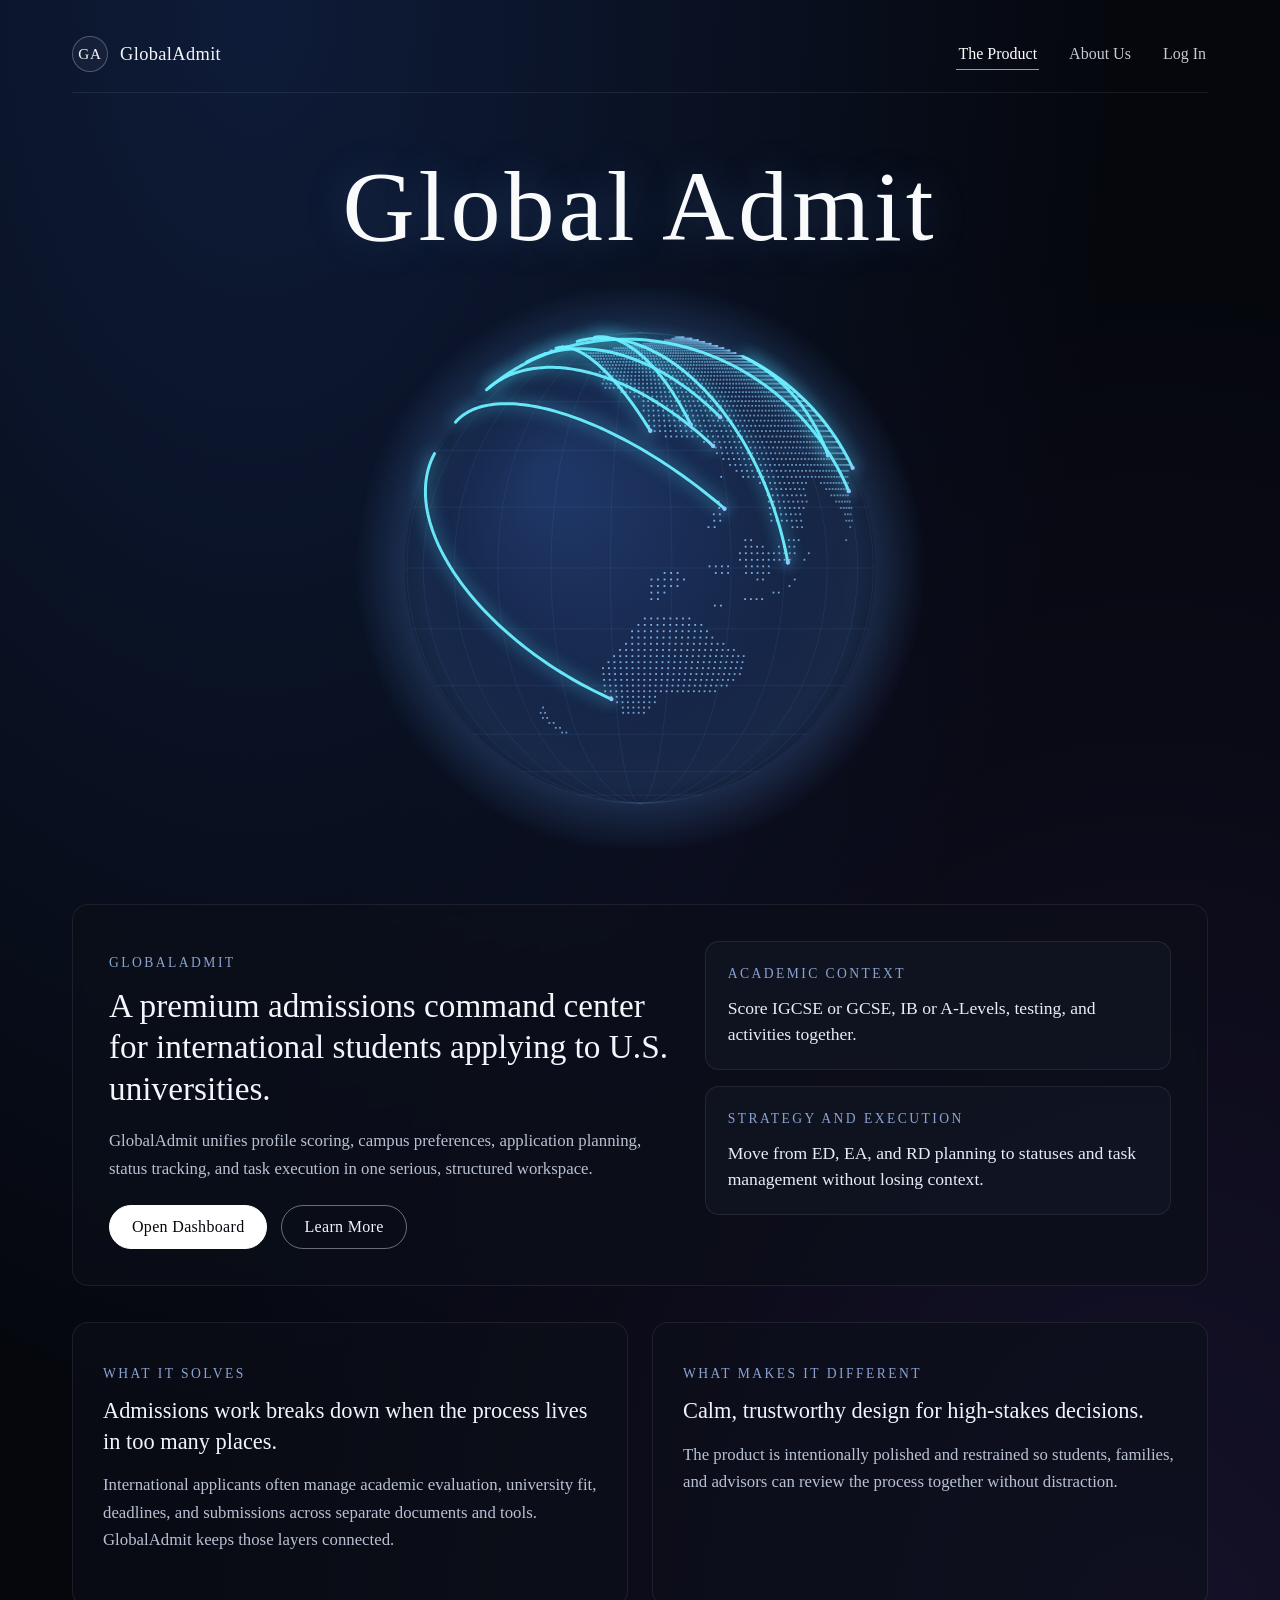
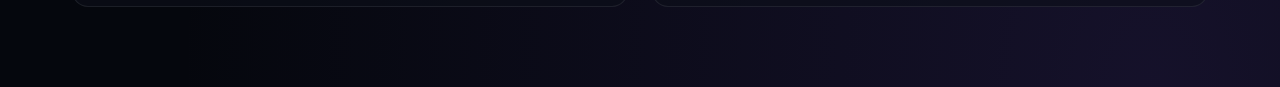
<file: index.html>
<!DOCTYPE html>
<html lang="en">
  <head>
    <meta charset="UTF-8" />
    <meta name="viewport" content="width=device-width, initial-scale=1.0" />
    <title>GlobalAdmit | The Product</title>
    <style>
      *, *::before, *::after { box-sizing: border-box; }
      html, body {
        margin: 0;
        padding: 0;
        background: #05070d;
        color: #e8ecf3;
        font-family: "Times New Roman", Times, serif;
      }
      body {
        min-height: 100vh;
        background:
          radial-gradient(ellipse at 20% 0%, rgba(56, 120, 255, 0.18), transparent 60%),
          radial-gradient(ellipse at 90% 100%, rgba(120, 80, 220, 0.14), transparent 60%),
          #05070d;
      }
      .public-shell {
        max-width: 1200px;
        margin: 0 auto;
        padding: 28px 32px 80px;
      }
      .public-header {
        display: flex;
        align-items: center;
        justify-content: space-between;
        padding: 8px 0 20px;
        border-bottom: 1px solid rgba(255, 255, 255, 0.08);
      }
      .public-brand {
        display: inline-flex;
        align-items: center;
        gap: 12px;
        text-decoration: none;
        color: #f3f5fa;
        font-size: 1.15rem;
        letter-spacing: 0.02em;
      }
      .public-brand-mark {
        display: inline-grid;
        place-items: center;
        width: 36px;
        height: 36px;
        border-radius: 50%;
        border: 1px solid rgba(255, 255, 255, 0.25);
        background: rgba(255, 255, 255, 0.04);
        font-size: 0.95rem;
        letter-spacing: 0.05em;
      }
      .public-nav {
        display: flex;
        gap: 28px;
      }
      .public-nav-link {
        color: #c4cad6;
        text-decoration: none;
        font-size: 1rem;
        padding: 6px 2px;
        border-bottom: 1px solid transparent;
        transition: color 160ms ease, border-color 160ms ease;
      }
      .public-nav-link:hover { color: #ffffff; }
      .public-nav-link.is-active {
        color: #ffffff;
        border-bottom-color: rgba(255, 255, 255, 0.6);
      }

      .global-admit-title {
        text-align: center;
        margin: 56px 0 24px;
        font-size: clamp(3rem, 8vw, 6.25rem);
        font-weight: 400;
        letter-spacing: 0.04em;
        color: #f8fafc;
        text-shadow: 0 0 40px rgba(110, 170, 255, 0.25);
      }

      .globe-stage {
        position: relative;
        width: 100%;
        aspect-ratio: 16 / 9;
        max-height: 560px;
        margin: 0 auto 56px;
        background: transparent;
      }
      .globe-stage canvas {
        position: absolute;
        inset: 0;
        width: 100%;
        height: 100%;
        display: block;
      }

      .public-hero {
        display: grid;
        grid-template-columns: 1.2fr 1fr;
        gap: 36px;
        padding: 36px;
        margin-bottom: 36px;
        border-radius: 16px;
        border: 1px solid rgba(255, 255, 255, 0.08);
        background: rgba(12, 16, 26, 0.6);
        backdrop-filter: blur(6px);
      }
      .eyebrow, .section-label, .public-highlight-label {
        display: inline-block;
        font-size: 0.85rem;
        letter-spacing: 0.18em;
        text-transform: uppercase;
        color: #8aa3d0;
        margin-bottom: 14px;
      }
      .public-hero h1 {
        font-size: clamp(1.6rem, 2.6vw, 2.4rem);
        line-height: 1.25;
        font-weight: 400;
        margin: 0 0 18px;
        color: #f4f6fb;
      }
      .subtitle, .helper-text {
        color: #b8c1d3;
        line-height: 1.65;
        font-size: 1.05rem;
        margin: 0 0 22px;
      }
      .public-actions { display: flex; gap: 14px; flex-wrap: wrap; }
      .public-button {
        display: inline-block;
        padding: 12px 22px;
        border-radius: 999px;
        text-decoration: none;
        font-size: 1rem;
        letter-spacing: 0.02em;
        background: #ffffff;
        color: #05070d;
        border: 1px solid #ffffff;
        transition: transform 160ms ease, background 160ms ease;
      }
      .public-button:hover { transform: translateY(-1px); }
      .public-button-secondary {
        background: transparent;
        color: #f3f5fa;
        border-color: rgba(255, 255, 255, 0.4);
      }
      .public-button-secondary:hover { background: rgba(255, 255, 255, 0.08); }

      .public-highlight-grid {
        display: grid;
        gap: 16px;
        align-content: start;
      }
      .public-highlight-card {
        padding: 22px;
        border-radius: 14px;
        border: 1px solid rgba(255, 255, 255, 0.08);
        background: rgba(20, 26, 40, 0.5);
      }
      .public-highlight-card h2 {
        margin: 0;
        font-size: 1.1rem;
        font-weight: 400;
        line-height: 1.45;
        color: #e7ecf6;
      }

      .public-grid {
        display: grid;
        grid-template-columns: 1fr 1fr;
        gap: 24px;
      }
      .public-section {
        padding: 30px;
        border-radius: 16px;
        border: 1px solid rgba(255, 255, 255, 0.08);
        background: rgba(12, 16, 26, 0.6);
      }
      .public-section h2 {
        font-size: 1.4rem;
        font-weight: 400;
        line-height: 1.35;
        color: #f1f4fb;
        margin: 0 0 14px;
      }

      @media (max-width: 880px) {
        .public-hero, .public-grid { grid-template-columns: 1fr; }
        .public-nav { gap: 18px; }
        .public-shell { padding: 20px 18px 60px; }
      }
    </style>
  </head>
  <body class="public-body">
    <main class="public-shell">
      <header class="public-header">
        <a class="public-brand" href="index.html" aria-label="GlobalAdmit home">
          <span class="public-brand-mark">GA</span>
          <span>GlobalAdmit</span>
        </a>

        <nav class="public-nav" aria-label="Primary">
          <a class="public-nav-link is-active" href="index.html" aria-current="page">The Product</a>
          <a class="public-nav-link" href="about.html">About Us</a>
          <a class="public-nav-link" href="login.html">Log In</a>
        </nav>
      </header>

      <h1 class="global-admit-title">Global Admit</h1>

      <div class="globe-stage" aria-hidden="true">
        <canvas id="globe-canvas"></canvas>
      </div>

      <section class="public-hero card">
        <div class="public-hero-copy">
          <p class="eyebrow">GlobalAdmit</p>
          <h1>A premium admissions command center for international students applying to U.S. universities.</h1>
          <p class="subtitle">
            GlobalAdmit unifies profile scoring, campus preferences, application planning, status tracking, and task
            execution in one serious, structured workspace.
          </p>
          <div class="public-actions">
            <a class="public-button" href="login.html">Open Dashboard</a>
            <a class="public-button public-button-secondary" href="about.html">Learn More</a>
          </div>
        </div>

        <aside class="public-highlight-grid" aria-label="Product highlights">
          <article class="public-highlight-card">
            <span class="public-highlight-label">Academic context</span>
            <h2>Score IGCSE or GCSE, IB or A-Levels, testing, and activities together.</h2>
          </article>
          <article class="public-highlight-card">
            <span class="public-highlight-label">Strategy and execution</span>
            <h2>Move from ED, EA, and RD planning to statuses and task management without losing context.</h2>
          </article>
        </aside>
      </section>

      <section class="public-grid">
        <article class="public-section card">
          <p class="section-label">What it solves</p>
          <h2>Admissions work breaks down when the process lives in too many places.</h2>
          <p class="helper-text">
            International applicants often manage academic evaluation, university fit, deadlines, and submissions across
            separate documents and tools. GlobalAdmit keeps those layers connected.
          </p>
        </article>

        <article class="public-section card">
          <p class="section-label">What makes it different</p>
          <h2>Calm, trustworthy design for high-stakes decisions.</h2>
          <p class="helper-text">
            The product is intentionally polished and restrained so students, families, and advisors can review the
            process together without distraction.
          </p>
        </article>
      </section>
    </main>

    <script>
      (function () {
        const canvas = document.getElementById('globe-canvas');
        const ctx = canvas.getContext('2d');
        let W = 0, H = 0, R = 0, cx = 0, cy = 0, dpr = 1;

        function resize() {
          dpr = window.devicePixelRatio || 1;
          const rect = canvas.getBoundingClientRect();
          W = rect.width; H = rect.height;
          canvas.width = Math.max(1, Math.floor(W * dpr));
          canvas.height = Math.max(1, Math.floor(H * dpr));
          ctx.setTransform(dpr, 0, 0, dpr, 0, 0);
          R = Math.min(W, H) * 0.42;
          cx = W / 2;
          cy = H / 2;
        }
        resize();
        window.addEventListener('resize', resize);

        const DEG = Math.PI / 180;

        function toCart(lat, lon) {
          const phi = lat * DEG;
          const lam = lon * DEG;
          return {
            x: Math.cos(phi) * Math.cos(lam),
            y: Math.sin(phi),
            z: Math.cos(phi) * Math.sin(lam),
          };
        }

        function rotateY(p, a) {
          const c = Math.cos(a), s = Math.sin(a);
          return { x: c * p.x + s * p.z, y: p.y, z: -s * p.x + c * p.z };
        }

        function rotateX(p, a) {
          const c = Math.cos(a), s = Math.sin(a);
          return { x: p.x, y: c * p.y - s * p.z, z: s * p.y + c * p.z };
        }

        function project(p) {
          return { x: cx + R * p.x, y: cy - R * p.y, z: p.z, visible: p.z >= 0 };
        }

        const sources = [
          { lat: 51.5, lon: -0.13 },
          { lat: 48.85, lon: 2.35 },
          { lat: 52.52, lon: 13.4 },
          { lat: 40.42, lon: -3.7 },
          { lat: 19.07, lon: 72.88 },
          { lat: 28.61, lon: 77.21 },
          { lat: 39.9, lon: 116.4 },
          { lat: 31.23, lon: 121.47 },
          { lat: 35.68, lon: 139.69 },
          { lat: 37.57, lon: 126.98 },
          { lat: 1.35, lon: 103.82 },
          { lat: -33.87, lon: 151.21 },
          { lat: -23.55, lon: -46.63 },
          { lat: 6.5, lon: 3.38 },
          { lat: 30.04, lon: 31.24 },
          { lat: 25.2, lon: 55.27 },
          { lat: 19.43, lon: -99.13 },
          { lat: 43.65, lon: -79.38 },
          { lat: -1.29, lon: 36.82 },
          { lat: 14.6, lon: 121.0 },
          { lat: 41.0, lon: 28.97 },
          { lat: 55.75, lon: 37.62 },
        ];

        const usCities = [
          { lat: 40.71, lon: -74.0 },
          { lat: 42.36, lon: -71.06 },
          { lat: 41.88, lon: -87.63 },
          { lat: 34.05, lon: -118.24 },
          { lat: 37.77, lon: -122.42 },
          { lat: 33.75, lon: -84.39 },
          { lat: 29.76, lon: -95.37 },
          { lat: 47.61, lon: -122.33 },
        ];

        const arcs = [];
        for (let i = 0; i < sources.length; i++) {
          const dest = usCities[i % usCities.length];
          arcs.push({
            from: sources[i],
            to: dest,
            phase: Math.random(),
            speed: 0.12 + Math.random() * 0.18,
          });
        }

        const continents = [
          // North America (Alaska through Mexico, with east coast detail)
          [[71,-156],[70,-148],[69,-141],[66,-141],[60,-141],[59,-135],[55,-131],[52,-128],[48,-125],[44,-124],[40,-124],[37,-122],[34,-120],[32,-117],[30,-115],[28,-112],[24,-109],[22,-106],[18,-104],[16,-99],[15,-95],[16,-92],[15,-89],[17,-88],[18,-87],[21,-87],[22,-90],[25,-90],[28,-94],[29,-89],[30,-86],[27,-82],[25,-80],[26,-80],[30,-81],[32,-80],[35,-76],[37,-76],[39,-74],[41,-72],[42,-70],[44,-68],[45,-67],[47,-65],[48,-64],[50,-65],[52,-56],[54,-58],[56,-61],[58,-62],[60,-65],[60,-78],[62,-78],[64,-77],[66,-83],[68,-85],[70,-85],[72,-78],[74,-80],[76,-90],[78,-95],[78,-105],[76,-115],[74,-120],[72,-128],[70,-135],[71,-145],[71,-156]],
          // Central America
          [[18,-94],[16,-93],[15,-91],[14,-89],[13,-87],[11,-86],[9,-84],[8,-82],[8,-79],[9,-78],[12,-77],[14,-83],[16,-86],[17,-88],[18,-90],[18,-94]],
          // South America
          [[12,-72],[12,-68],[11,-63],[10,-61],[8,-60],[7,-58],[5,-54],[3,-52],[1,-50],[-1,-49],[-5,-43],[-8,-35],[-13,-39],[-18,-39],[-23,-41],[-25,-48],[-29,-49],[-34,-54],[-38,-58],[-42,-65],[-48,-66],[-52,-68],[-55,-67],[-55,-71],[-50,-74],[-46,-75],[-42,-74],[-38,-73],[-34,-72],[-30,-71],[-25,-71],[-20,-70],[-15,-75],[-10,-78],[-5,-81],[0,-81],[3,-79],[6,-78],[9,-77],[11,-74],[12,-72]],
          // Africa
          [[36,-6],[37,-2],[37,4],[36,9],[33,11],[33,16],[31,21],[31,26],[31,32],[28,33],[27,34],[22,37],[18,38],[15,40],[12,43],[11,45],[11,49],[10,51],[7,49],[3,45],[1,42],[-1,40],[-5,39],[-9,40],[-12,40],[-15,40],[-18,37],[-22,35],[-25,33],[-28,32],[-32,29],[-34,26],[-34,22],[-32,18],[-30,17],[-26,15],[-22,14],[-18,12],[-15,12],[-12,13],[-9,13],[-6,12],[-3,9],[0,9],[2,9],[4,7],[6,3],[6,-2],[5,-7],[7,-10],[10,-12],[12,-15],[14,-17],[16,-16],[19,-16],[21,-17],[24,-15],[27,-13],[30,-9],[33,-7],[36,-6]],
          // Europe (mainland + Scandinavia)
          [[71,28],[71,24],[69,21],[68,16],[63,12],[59,11],[58,8],[57,5],[55,8],[54,9],[53,5],[51,3],[51,-1],[49,-2],[48,-5],[46,-2],[44,-2],[43,-9],[40,-9],[37,-9],[36,-7],[36,-2],[36,3],[37,7],[40,15],[42,17],[43,15],[45,13],[44,15],[45,18],[42,19],[40,19],[40,23],[38,24],[37,27],[40,28],[42,28],[44,29],[46,32],[48,38],[55,38],[60,30],[62,28],[64,30],[66,30],[68,28],[70,29],[71,28]],
          // Asia (large)
          [[78,60],[80,80],[78,100],[76,115],[74,135],[72,142],[68,170],[66,179],[63,170],[60,164],[58,162],[55,160],[52,158],[50,156],[46,143],[43,141],[40,140],[37,140],[35,140],[34,135],[34,131],[33,127],[31,122],[28,121],[25,118],[22,114],[21,109],[18,108],[12,109],[10,107],[10,103],[8,99],[10,98],[14,98],[16,94],[20,94],[23,89],[22,90],[22,88],[20,87],[16,82],[12,80],[10,79],[8,77],[12,75],[18,73],[22,69],[24,67],[25,62],[27,57],[30,55],[33,52],[35,50],[37,48],[39,44],[41,42],[42,41],[42,46],[45,49],[48,49],[50,52],[55,55],[60,60],[64,55],[65,40],[68,40],[71,32],[71,55],[78,60]],
          // SE Asia / Indonesia
          [[6,95],[6,98],[5,101],[2,102],[1,104],[2,108],[5,108],[7,104],[7,100],[6,95]],
          [[-6,105],[-7,108],[-8,112],[-8,116],[-9,120],[-9,124],[-10,124],[-8,118],[-7,114],[-6,108],[-6,105]],
          [[0,108],[2,110],[3,114],[2,118],[-1,116],[-3,113],[-2,110],[0,108]],
          [[-1,120],[1,121],[2,125],[1,128],[-2,123],[-1,120]],
          [[-2,131],[0,134],[-2,141],[-5,141],[-9,141],[-8,138],[-5,134],[-2,131]],
          // Philippines
          [[18,121],[14,121],[10,123],[7,125],[10,126],[14,124],[18,122],[18,121]],
          // Australia
          [[-11,131],[-12,136],[-12,142],[-14,144],[-17,146],[-21,149],[-25,153],[-28,153],[-32,153],[-35,150],[-38,148],[-39,146],[-38,141],[-35,139],[-35,137],[-32,137],[-32,134],[-32,127],[-32,121],[-30,116],[-28,114],[-22,114],[-18,122],[-16,124],[-14,127],[-12,130],[-11,131]],
          // New Zealand
          [[-34,173],[-37,175],[-40,176],[-42,174],[-46,170],[-46,167],[-44,168],[-41,172],[-38,173],[-34,173]],
          // Greenland
          [[83,-32],[81,-22],[78,-20],[76,-18],[72,-22],[68,-25],[63,-40],[60,-45],[63,-50],[68,-53],[72,-56],[76,-58],[80,-50],[82,-40],[83,-32]],
          // Iceland
          [[66,-23],[66,-15],[64,-14],[63,-19],[64,-23],[66,-23]],
          // British Isles
          [[58,-5],[57,-2],[55,-1],[54,-1],[53,1],[51,1],[50,-2],[50,-5],[52,-5],[54,-5],[56,-7],[58,-5]],
          [[55,-10],[55,-7],[53,-7],[51,-10],[53,-10],[55,-10]],
          // Madagascar
          [[-12,49],[-15,50],[-19,49],[-23,48],[-25,46],[-23,44],[-19,44],[-15,46],[-12,49]],
          // Japan
          [[45,142],[42,142],[40,141],[37,140],[35,140],[34,136],[33,131],[34,130],[36,134],[38,140],[40,141],[43,141],[45,142]],
          // Cuba/Caribbean
          [[23,-82],[22,-78],[20,-75],[20,-78],[22,-83],[23,-82]],
          // Sri Lanka
          [[9,80],[7,82],[6,81],[7,79],[9,80]],
          // Taiwan
          [[25,121],[22,120],[22,121],[25,122],[25,121]],
          // Borneo
          [[7,117],[3,118],[-1,117],[-3,113],[-3,110],[0,109],[4,109],[7,114],[7,117]],
          // Sumatra
          [[5,95],[3,98],[-1,100],[-4,102],[-6,105],[-3,103],[0,99],[3,96],[5,95]],
        ];

        function pointInPolygon(lat, lon, poly) {
          let inside = false;
          for (let i = 0, j = poly.length - 1; i < poly.length; j = i++) {
            const yi = poly[i][0], xi = poly[i][1];
            const yj = poly[j][0], xj = poly[j][1];
            const intersect =
              (yi > lat) !== (yj > lat) &&
              lon < ((xj - xi) * (lat - yi)) / ((yj - yi) || 1e-9) + xi;
            if (intersect) inside = !inside;
          }
          return inside;
        }

        const landPoints = [];
        const step = 1.6;
        for (let lat = -78; lat <= 84; lat += step) {
          for (let lon = -180; lon <= 180; lon += step) {
            for (let i = 0; i < continents.length; i++) {
              if (pointInPolygon(lat, lon, continents[i])) {
                landPoints.push(toCart(lat, lon));
                break;
              }
            }
          }
        }

        function greatCircleArc(a, b, n) {
          const A = toCart(a.lat, a.lon);
          const B = toCart(b.lat, b.lon);
          const dot = Math.max(-1, Math.min(1, A.x * B.x + A.y * B.y + A.z * B.z));
          const omega = Math.acos(dot);
          const sinO = Math.sin(omega) || 1e-6;
          const pts = [];
          for (let i = 0; i <= n; i++) {
            const t = i / n;
            const s1 = Math.sin((1 - t) * omega) / sinO;
            const s2 = Math.sin(t * omega) / sinO;
            pts.push({
              x: s1 * A.x + s2 * B.x,
              y: s1 * A.y + s2 * B.y,
              z: s1 * A.z + s2 * B.z,
            });
          }
          return pts;
        }

        function drawSphereBase() {
          const glow = ctx.createRadialGradient(cx, cy, R * 0.92, cx, cy, R * 1.22);
          glow.addColorStop(0, 'rgba(90, 150, 235, 0.28)');
          glow.addColorStop(1, 'rgba(90, 150, 235, 0)');
          ctx.beginPath();
          ctx.arc(cx, cy, R * 1.22, 0, Math.PI * 2);
          ctx.fillStyle = glow;
          ctx.fill();

          const grad = ctx.createRadialGradient(cx - R * 0.35, cy - R * 0.35, R * 0.1, cx, cy, R);
          grad.addColorStop(0, 'rgba(30, 55, 110, 0.55)');
          grad.addColorStop(0.7, 'rgba(10, 22, 55, 0.45)');
          grad.addColorStop(1, 'rgba(5, 12, 30, 0.25)');
          ctx.beginPath();
          ctx.arc(cx, cy, R, 0, Math.PI * 2);
          ctx.fillStyle = grad;
          ctx.fill();
        }

        function drawContinents(rotY, rotX) {
          for (let i = 0; i < landPoints.length; i++) {
            const p = project(rotateX(rotateY(landPoints[i], rotY), rotX));
            if (!p.visible) continue;
            const alpha = 0.35 + p.z * 0.55;
            ctx.fillStyle = `rgba(140, 200, 255, ${alpha})`;
            ctx.fillRect(p.x - 0.9, p.y - 0.9, 1.8, 1.8);
          }
        }

        function drawGrid(rotY, rotX) {
          ctx.lineWidth = 1;
          ctx.strokeStyle = 'rgba(120, 170, 240, 0.09)';

          for (let lat = -75; lat <= 75; lat += 15) {
            ctx.beginPath();
            let started = false;
            for (let lon = -180; lon <= 180; lon += 4) {
              const p = project(rotateX(rotateY(toCart(lat, lon), rotY), rotX));
              if (p.visible) {
                if (!started) { ctx.moveTo(p.x, p.y); started = true; }
                else ctx.lineTo(p.x, p.y);
              } else {
                started = false;
              }
            }
            ctx.stroke();
          }

          for (let lon = -180; lon < 180; lon += 15) {
            ctx.beginPath();
            let started = false;
            for (let lat = -90; lat <= 90; lat += 4) {
              const p = project(rotateX(rotateY(toCart(lat, lon), rotY), rotX));
              if (p.visible) {
                if (!started) { ctx.moveTo(p.x, p.y); started = true; }
                else ctx.lineTo(p.x, p.y);
              } else {
                started = false;
              }
            }
            ctx.stroke();
          }
        }

        function drawCity(city, rotY, rotX, color) {
          const p = project(rotateX(rotateY(toCart(city.lat, city.lon), rotY), rotX));
          if (!p.visible) return;
          ctx.beginPath();
          ctx.arc(p.x, p.y, 2.2, 0, Math.PI * 2);
          ctx.fillStyle = color;
          ctx.shadowColor = color;
          ctx.shadowBlur = 12;
          ctx.fill();
          ctx.shadowBlur = 0;
        }

        function drawArc(arc, rotY, rotX) {
          const segs = 80;
          const pts = greatCircleArc(arc.from, arc.to, segs);
          const projected = pts.map((p) => project(rotateX(rotateY(p, rotY), rotX)));

          ctx.lineWidth = 3;
          ctx.lineCap = 'round';
          ctx.shadowColor = 'rgba(80, 230, 255, 0.95)';
          ctx.shadowBlur = 16;
          ctx.strokeStyle = 'rgba(110, 240, 255, 0.95)';

          ctx.beginPath();
          let started = false;
          for (let i = 0; i < projected.length; i++) {
            const pp = projected[i];
            if (pp.visible) {
              if (!started) { ctx.moveTo(pp.x, pp.y); started = true; }
              else ctx.lineTo(pp.x, pp.y);
            } else {
              if (started) ctx.stroke();
              started = false;
              ctx.beginPath();
            }
          }
          ctx.stroke();
          ctx.shadowBlur = 0;
        }

        let start = performance.now();
        function frame(now) {
          const t = (now - start) / 1000;
          const rotY = t * 0.55;
          const rotX = 0;

          ctx.clearRect(0, 0, W, H);
          drawSphereBase();
          drawGrid(rotY, rotX);
          drawContinents(rotY, rotX);

          for (const arc of arcs) drawArc(arc, rotY, rotX);
          for (const c of sources) drawCity(c, rotY, rotX, 'rgba(140, 200, 255, 0.95)');
          for (const c of usCities) drawCity(c, rotY, rotX, 'rgba(255, 220, 140, 1)');

          requestAnimationFrame(frame);
        }
        requestAnimationFrame(frame);
      })();
    </script>
  </body>
</html>
</file>
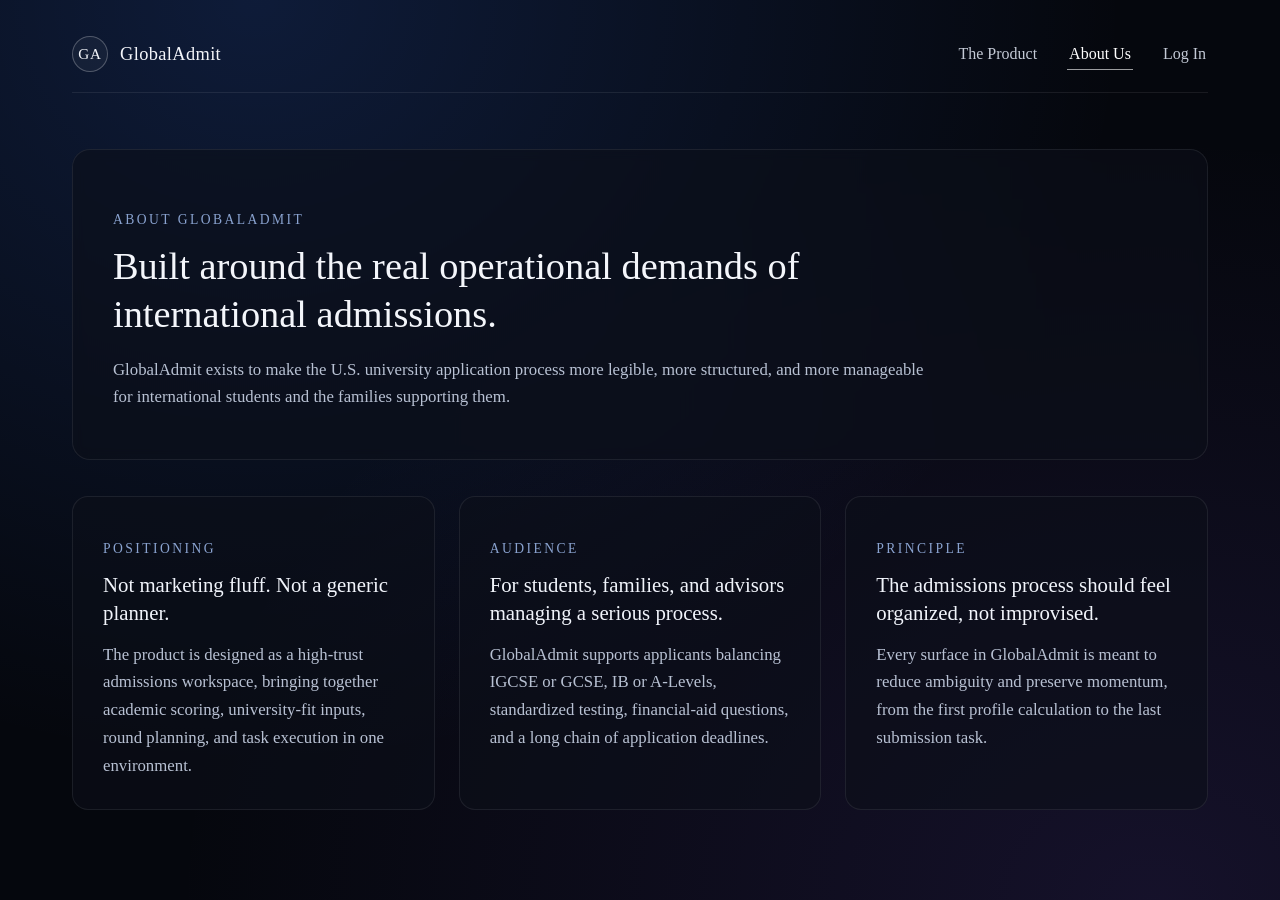
<file: about.html>
<!DOCTYPE html>
<html lang="en">
  <head>
    <meta charset="UTF-8" />
    <meta name="viewport" content="width=device-width, initial-scale=1.0" />
    <title>GlobalAdmit | About Us</title>
    <style>
      *, *::before, *::after { box-sizing: border-box; }
      html, body {
        margin: 0;
        padding: 0;
        background: #05070d;
        color: #e8ecf3;
        font-family: "Times New Roman", Times, serif;
      }
      body {
        min-height: 100vh;
        background:
          radial-gradient(ellipse at 20% 0%, rgba(56, 120, 255, 0.18), transparent 60%),
          radial-gradient(ellipse at 90% 100%, rgba(120, 80, 220, 0.14), transparent 60%),
          #05070d;
      }
      .public-shell {
        max-width: 1200px;
        margin: 0 auto;
        padding: 28px 32px 80px;
      }
      .public-header {
        display: flex;
        align-items: center;
        justify-content: space-between;
        padding: 8px 0 20px;
        border-bottom: 1px solid rgba(255, 255, 255, 0.08);
      }
      .public-brand {
        display: inline-flex;
        align-items: center;
        gap: 12px;
        text-decoration: none;
        color: #f3f5fa;
        font-size: 1.15rem;
        letter-spacing: 0.02em;
      }
      .public-brand-mark {
        display: inline-grid;
        place-items: center;
        width: 36px;
        height: 36px;
        border-radius: 50%;
        border: 1px solid rgba(255, 255, 255, 0.25);
        background: rgba(255, 255, 255, 0.04);
        font-size: 0.95rem;
        letter-spacing: 0.05em;
      }
      .public-nav { display: flex; gap: 28px; }
      .public-nav-link {
        color: #c4cad6;
        text-decoration: none;
        font-size: 1rem;
        padding: 6px 2px;
        border-bottom: 1px solid transparent;
        transition: color 160ms ease, border-color 160ms ease;
      }
      .public-nav-link:hover { color: #ffffff; }
      .public-nav-link.is-active {
        color: #ffffff;
        border-bottom-color: rgba(255, 255, 255, 0.6);
      }

      .public-page-hero {
        margin-top: 56px;
        padding: 48px 40px;
        border-radius: 18px;
        border: 1px solid rgba(255, 255, 255, 0.08);
        background: rgba(12, 16, 26, 0.6);
        backdrop-filter: blur(6px);
        margin-bottom: 36px;
      }
      .public-page-hero h1 {
        font-size: clamp(1.8rem, 3vw, 2.6rem);
        line-height: 1.25;
        font-weight: 400;
        margin: 0 0 18px;
        color: #f4f6fb;
        max-width: 820px;
      }

      .eyebrow, .section-label {
        display: inline-block;
        font-size: 0.85rem;
        letter-spacing: 0.18em;
        text-transform: uppercase;
        color: #8aa3d0;
        margin-bottom: 14px;
      }
      .subtitle, .helper-text {
        color: #b8c1d3;
        line-height: 1.65;
        font-size: 1.05rem;
        margin: 0;
        max-width: 820px;
      }

      .public-grid {
        display: grid;
        grid-template-columns: repeat(3, 1fr);
        gap: 24px;
      }
      .public-section {
        padding: 30px;
        border-radius: 16px;
        border: 1px solid rgba(255, 255, 255, 0.08);
        background: rgba(12, 16, 26, 0.6);
      }
      .public-section h2 {
        font-size: 1.3rem;
        font-weight: 400;
        line-height: 1.35;
        color: #f1f4fb;
        margin: 0 0 14px;
      }

      @media (max-width: 880px) {
        .public-grid { grid-template-columns: 1fr; }
        .public-nav { gap: 18px; }
        .public-shell { padding: 20px 18px 60px; }
        .public-page-hero { padding: 32px 24px; }
      }
    </style>
  </head>
  <body class="public-body">
    <main class="public-shell">
      <header class="public-header">
        <a class="public-brand" href="index.html" aria-label="GlobalAdmit home">
          <span class="public-brand-mark">GA</span>
          <span>GlobalAdmit</span>
        </a>

        <nav class="public-nav" aria-label="Primary">
          <a class="public-nav-link" href="index.html">The Product</a>
          <a class="public-nav-link is-active" href="about.html" aria-current="page">About Us</a>
          <a class="public-nav-link" href="login.html">Log In</a>
        </nav>
      </header>

      <section class="public-page-hero card">
        <p class="eyebrow">About GlobalAdmit</p>
        <h1>Built around the real operational demands of international admissions.</h1>
        <p class="subtitle">
          GlobalAdmit exists to make the U.S. university application process more legible, more structured, and more
          manageable for international students and the families supporting them.
        </p>
      </section>

      <section class="public-grid public-grid-wide">
        <article class="public-section card">
          <p class="section-label">Positioning</p>
          <h2>Not marketing fluff. Not a generic planner.</h2>
          <p class="helper-text">
            The product is designed as a high-trust admissions workspace, bringing together academic scoring,
            university-fit inputs, round planning, and task execution in one environment.
          </p>
        </article>

        <article class="public-section card">
          <p class="section-label">Audience</p>
          <h2>For students, families, and advisors managing a serious process.</h2>
          <p class="helper-text">
            GlobalAdmit supports applicants balancing IGCSE or GCSE, IB or A-Levels, standardized testing,
            financial-aid questions, and a long chain of application deadlines.
          </p>
        </article>

        <article class="public-section card">
          <p class="section-label">Principle</p>
          <h2>The admissions process should feel organized, not improvised.</h2>
          <p class="helper-text">
            Every surface in GlobalAdmit is meant to reduce ambiguity and preserve momentum, from the first profile
            calculation to the last submission task.
          </p>
        </article>
      </section>
    </main>
  </body>
</html>
</file>
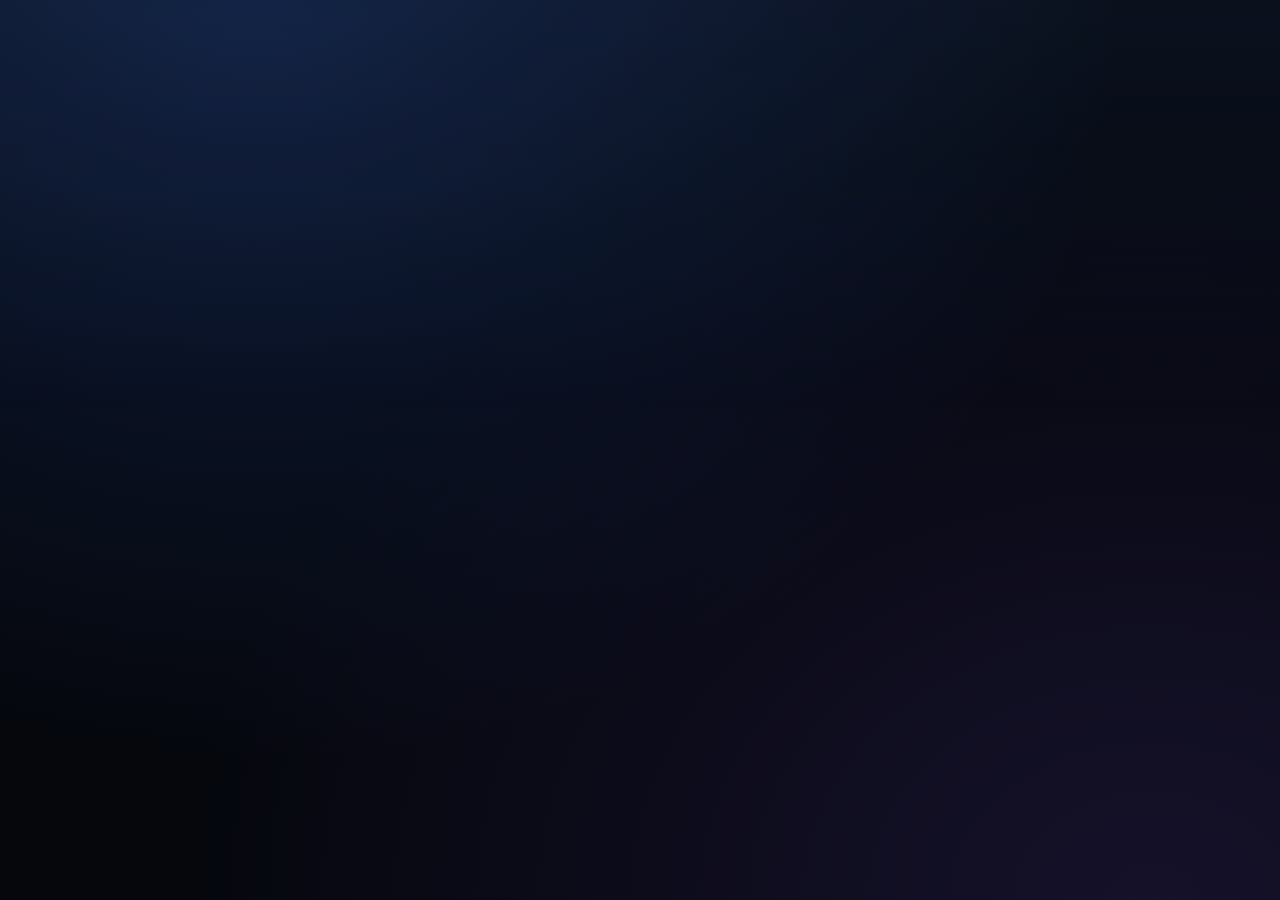
<file: dashboard.html>
<!DOCTYPE html>
<html lang="en">
  <head>
    <meta charset="UTF-8" />
    <meta name="viewport" content="width=device-width, initial-scale=1.0" />
    <title>GlobalAdmit | Dashboard</title>
    <link rel="stylesheet" href="style.css" />
    <script type="module" src="./dashboard.js"></script>
  </head>
  <body>
    <main class="app-shell">
      <div id="app-content" class="app-content" hidden>
        <header class="masthead card">
          <div class="masthead-top">
            <div class="brand-lockup">
              <p class="brand-kicker">GlobalAdmit</p>
              <div>
                <h2 class="brand-name">International admissions command center</h2>
                <p class="brand-note">
                  One workspace for profile scoring, university fit, round planning, application outcomes, and
                  deadline execution.
                </p>
              </div>
            </div>

            <div class="masthead-actions">
              <p id="app-session-status" class="helper-text app-session-status" aria-live="polite">Signed in.</p>
              <button id="app-signout-button" type="button" class="secondary-button" hidden>Sign out</button>
            </div>
          </div>

          <div class="masthead-body">
            <div class="hero-copy">
              <p id="hero-page-label" class="eyebrow">Profile Scorer</p>
              <h1 id="hero-page-title">Build a clear picture of your admissions profile</h1>
              <p id="hero-page-description" class="subtitle">
                Translate your IGCSE or GCSE results, IB or A-Levels, testing, and activities into a structured view
                you can use across the rest of the admissions process.
              </p>
            </div>

            <div class="hero-side-note">
              <p class="hero-side-label">Built for families and focused applicants</p>
              <p class="hero-side-copy">
                Every section is designed to reduce ambiguity and keep the admissions process organized from first
                shortlist to final submission.
              </p>
            </div>
          </div>

          <div class="overview-strip" aria-label="Workspace overview">
            <article class="overview-card">
              <span class="overview-label">Current ProfileScore</span>
              <strong id="hero-profile-overview">Awaiting calculation</strong>
            </article>

            <article class="overview-card">
              <span class="overview-label">Selected Applications</span>
              <strong id="hero-application-overview">0 selected</strong>
            </article>

            <article class="overview-card">
              <span class="overview-label">Open Tasks</span>
              <strong id="hero-task-overview">No tasks</strong>
            </article>

            <article class="overview-card">
              <span class="overview-label">Next Deadline</span>
              <strong id="hero-deadline-overview">Not set</strong>
            </article>
          </div>
        </header>

        <nav class="top-nav card" aria-label="Primary" role="tablist">
          <button
            id="nav-scorer"
            class="nav-button nav-button-active"
            type="button"
            role="tab"
            aria-controls="page-scorer"
            aria-selected="true"
          >
            <span class="nav-button-label">Profile Scorer</span>
            <span class="nav-button-meta">Academic and extracurricular scoring</span>
          </button>

          <button
            id="nav-questionnaire"
            class="nav-button"
            type="button"
            role="tab"
            aria-controls="page-questionnaire"
            aria-selected="false"
            tabindex="-1"
          >
            <span class="nav-button-label">Preferences</span>
            <span class="nav-button-meta">Campus, classroom, and aid priorities</span>
          </button>

          <button
            id="nav-planner"
            class="nav-button"
            type="button"
            role="tab"
            aria-controls="page-planner"
            aria-selected="false"
            tabindex="-1"
          >
            <span class="nav-button-label">Application Planner</span>
            <span class="nav-button-meta">ED, EA, and RD round selection</span>
          </button>

          <button
            id="nav-statuses"
            class="nav-button"
            type="button"
            role="tab"
            aria-controls="page-statuses"
            aria-selected="false"
            tabindex="-1"
          >
            <span class="nav-button-label">Application Statuses</span>
            <span class="nav-button-meta">Track each selected university</span>
          </button>

          <button
            id="nav-tasks"
            class="nav-button"
            type="button"
            role="tab"
            aria-controls="page-tasks"
            aria-selected="false"
            tabindex="-1"
          >
            <span class="nav-button-label">Task Manager</span>
            <span class="nav-button-meta">Deadlines, priorities, and completion</span>
          </button>
        </nav>

        <section id="page-scorer" class="page-view page-view-active" role="tabpanel" aria-labelledby="nav-scorer">
          <div class="workspace-grid workspace-grid-scorer">
            <section class="card">
              <div class="section-heading">
                <span class="section-number">01</span>
                <div>
                  <h2>Profile Scorer</h2>
                  <p class="page-intro">
                    Enter the academic and extracurricular inputs that shape your GlobalAdmit profile assessment.
                  </p>
                </div>
              </div>

              <div class="profile-stack">
                <section class="subsection">
                  <div class="subsection-header">
                    <div>
                      <h3>IGCSE / GCSE subjects</h3>
                      <p class="subsection-copy">Add the subjects that best reflect your current academic foundation.</p>
                    </div>
                    <button id="add-subject-button" type="button" class="secondary-button">Add subject</button>
                  </div>

                  <div id="igcse-subjects" class="subjects-list"></div>
                  <p class="helper-text">Grades follow the A* to G scale and are averaged into the IGCSE or GCSE GPA.</p>
                </section>

                <section class="subsection">
                  <div class="subsection-header">
                    <div>
                      <h3>Senior-year curriculum</h3>
                      <p class="subsection-copy">Choose the curriculum GlobalAdmit should use for grades 11 and 12.</p>
                    </div>
                  </div>

                  <label class="field curriculum-field">
                    <span>Choose your curriculum</span>
                    <select id="curriculum-type">
                      <option value="ib">IB</option>
                      <option value="a_levels">A-Levels</option>
                    </select>
                  </label>
                </section>

                <div class="academic-track-grid">
                  <section id="ib-section" class="subsection academic-section">
                    <div class="subsection-header">
                      <div>
                        <h3>IB subjects</h3>
                        <p class="subsection-copy">Complete all 3 Higher Level and 3 Standard Level entries.</p>
                      </div>
                    </div>

                    <div class="subject-group">
                      <h4>Higher Level</h4>
                      <div id="ib-hl-subjects" class="subjects-list"></div>
                    </div>

                    <div class="subject-group">
                      <h4>Standard Level</h4>
                      <div id="ib-sl-subjects" class="subjects-list ib-subsection-gap"></div>
                    </div>

                    <div class="metrics-grid">
                      <label class="field">
                        <span>TOK grade</span>
                        <select id="ib-tok-grade">
                          <option value="">Select</option>
                          <option value="A">A</option>
                          <option value="B">B</option>
                          <option value="C">C</option>
                          <option value="D">D</option>
                          <option value="E">E</option>
                        </select>
                      </label>

                      <label class="field">
                        <span>EE grade</span>
                        <select id="ib-ee-grade">
                          <option value="">Select</option>
                          <option value="A">A</option>
                          <option value="B">B</option>
                          <option value="C">C</option>
                          <option value="D">D</option>
                          <option value="E">E</option>
                        </select>
                      </label>

                      <div class="score-display metric-display">
                        <span class="score-label">IB Core / 3</span>
                        <strong id="ib-core-score-value">Not calculated yet</strong>
                      </div>

                      <div class="score-display metric-display">
                        <span class="score-label">IB Total / 45</span>
                        <strong id="ib-total-score-value">Not calculated yet</strong>
                      </div>

                      <div class="score-display metric-display">
                        <span class="score-label">Course Rigor / 10</span>
                        <strong id="ib-course-rigor-value">Not calculated yet</strong>
                      </div>
                    </div>
                  </section>

                  <section id="a-levels-section" class="subsection academic-section" hidden>
                    <div class="subsection-header">
                      <div>
                        <h3>A-Level subjects</h3>
                        <p class="subsection-copy">Complete all 3 subjects to calculate GPA and rigor.</p>
                      </div>
                    </div>

                    <div id="a-level-subjects" class="subjects-list"></div>

                    <div class="metrics-grid metrics-grid-compact">
                      <div class="score-display metric-display">
                        <span class="score-label">A-Level GPA / 4.0</span>
                        <strong id="a-level-gpa-value">Not calculated yet</strong>
                      </div>

                      <div class="score-display metric-display">
                        <span class="score-label">Course Rigor / 10</span>
                        <strong id="a-level-course-rigor-value">Not calculated yet</strong>
                      </div>
                    </div>
                  </section>
                </div>

                <section class="subsection">
                  <div class="subsection-header">
                    <div>
                      <h3>Testing</h3>
                      <p class="subsection-copy">Include your strongest testing context or apply test optional.</p>
                    </div>
                  </div>

                  <div class="form-grid form-grid-testing">
                    <div class="field checkbox-field test-optional-field">
                      <span>Testing policy</span>
                      <label class="checkbox-inline">
                        <input id="test-optional" type="checkbox" />
                        <span>Applying test optional</span>
                      </label>
                      <span class="helper-text">
                        If selected, SAT and ACT are disabled and the grades-based academic score is used twice.
                      </span>
                    </div>

                    <div class="test-score-group">
                      <label class="field">
                        <span>SAT score (400-1600)</span>
                        <input
                          id="sat-score"
                          type="number"
                          min="400"
                          max="1600"
                          step="10"
                          placeholder="e.g. 1450"
                        />
                      </label>

                      <label class="field">
                        <span>ACT score (1-36)</span>
                        <input id="act-score" type="number" min="1" max="36" step="1" placeholder="e.g. 33" />
                      </label>
                    </div>
                  </div>
                </section>

                <section class="subsection">
                  <div class="subsection-header">
                    <div>
                      <h3>Extracurricular activities</h3>
                      <p class="subsection-copy">Capture leadership, initiative, and impact across up to 10 activities.</p>
                    </div>
                  </div>

                  <div id="extracurricular-activities" class="activities-list"></div>
                  <p class="helper-text">
                    Activity impact scores inform the extracurricular component of your overall ProfileScore.
                  </p>
                </section>
              </div>
            </section>

            <aside class="workspace-sidebar">
              <section class="card score-panel">
                <div class="section-heading section-heading-compact">
                  <span class="section-number">02</span>
                  <div>
                    <h2>Score Snapshot</h2>
                    <p class="page-intro">Use this summary as you refine your inputs.</p>
                  </div>
                </div>

                <div class="score-display score-display-primary">
                  <span class="score-label">GlobalAdmit ProfileScore</span>
                  <strong id="profile-score-value">Not calculated yet</strong>
                </div>

                <p id="profile-message" class="helper-text">
                  Enter your academic record and activities to calculate your GlobalAdmit profile.
                </p>

                <button id="calculate-button" type="button">Calculate score</button>
              </section>

              <section class="card note-panel">
                <div class="section-heading section-heading-compact">
                  <span class="section-number">03</span>
                  <div>
                    <h2>What This Score Uses</h2>
                  </div>
                </div>

                <ul class="guidance-list">
                  <li>IGCSE or GCSE performance combined with IB or A-Level rigor.</li>
                  <li>SAT or ACT scores unless you apply test optional.</li>
                  <li>Extracurricular breadth and impact across your activities.</li>
                  <li>Automatic fit and category context inside the application planner after calculation.</li>
                </ul>
              </section>
            </aside>
          </div>

          <div id="score-breakdown" class="card breakdown-card" hidden></div>
        </section>

        <section
          id="page-questionnaire"
          class="page-view"
          role="tabpanel"
          aria-labelledby="nav-questionnaire"
          hidden
        >
          <div class="workspace-grid workspace-grid-preferences">
            <section class="card">
              <div class="page-card-header">
                <div class="section-heading">
                  <span class="section-number">04</span>
                  <div>
                    <h2>Preferences</h2>
                    <p class="page-intro">
                      Clarify the financial, campus, and classroom environment that suits your application strategy.
                    </p>
                  </div>
                </div>

                <div class="section-actions section-actions-inline">
                  <button id="save-preferences-button" type="button">Save preferences</button>
                </div>
              </div>

              <div class="preference-grid">
                <label class="field">
                  <span>Financial aid need</span>
                  <select id="pref-financial-aid">
                    <option value="">Select one</option>
                    <option value="Needs full financial aid">Needs full financial aid</option>
                    <option value="Needs some financial aid">Needs some financial aid</option>
                    <option value="Needs no financial aid">Needs no financial aid</option>
                  </select>
                </label>

                <label class="field">
                  <span>Climate preference</span>
                  <select id="pref-climate">
                    <option value="">Select one</option>
                    <option value="no_preference">No Preference</option>
                    <option value="1">Cold / Snowy</option>
                    <option value="2">Mild / Mixed</option>
                    <option value="3">Warm year-round</option>
                  </select>
                </label>

                <label class="field">
                  <span>Campus vibe preference</span>
                  <select id="pref-campus-vibe">
                    <option value="">Select one</option>
                    <option value="no_preference">No Preference</option>
                    <option value="1">Highly Competitive and Intense</option>
                    <option value="2">Balanced</option>
                    <option value="3">Collaborative and relaxed</option>
                  </select>
                </label>

                <label class="field">
                  <span>Social scene preference</span>
                  <select id="pref-social-scene">
                    <option value="">Select one</option>
                    <option value="no_preference">No Preference</option>
                    <option value="1">Party-heavy</option>
                    <option value="2">Balanced</option>
                    <option value="3">Quiet / Academic-focused</option>
                  </select>
                </label>

                <label class="field">
                  <span>Class style preference</span>
                  <select id="pref-class-style">
                    <option value="">Select one</option>
                    <option value="no_preference">No Preference</option>
                    <option value="1">Lecture-based</option>
                    <option value="2">Discussion-based</option>
                    <option value="3">Project-based</option>
                  </select>
                </label>
              </div>

              <div class="preference-detail-grid">
                <section class="subsection">
                  <div class="subsection-header">
                    <div>
                      <h3>Campus type ranking</h3>
                      <p class="subsection-copy">Drag to reorder from most preferred to least preferred.</p>
                    </div>
                  </div>
                  <div id="campus-ranking" class="ranking-list" aria-label="Campus type ranking"></div>
                </section>

                <fieldset class="subsection option-group">
                  <legend>Class size preference</legend>
                  <label class="choice-row">
                    <input type="radio" name="class-size" value="Small (<5k)" />
                    <span>Small (&lt;5k)</span>
                  </label>
                  <label class="choice-row">
                    <input type="radio" name="class-size" value="Medium (5k-15k)" />
                    <span>Medium (5k-15k)</span>
                  </label>
                  <label class="choice-row">
                    <input type="radio" name="class-size" value="Large (>15k)" />
                    <span>Large (&gt;15k)</span>
                  </label>
                </fieldset>
              </div>
            </section>

            <aside class="workspace-sidebar">
              <section class="card">
                <div class="section-heading section-heading-compact">
                  <span class="section-number">05</span>
                  <div>
                    <h2>Preference Summary</h2>
                    <p class="page-intro">Planner fit scores update from these saved choices.</p>
                  </div>
                </div>

                <div id="questionnaire-summary" class="results-empty">
                  Complete your preferences to start generating fit context in the planner.
                </div>
              </section>
            </aside>
          </div>
        </section>

        <section id="page-planner" class="page-view" role="tabpanel" aria-labelledby="nav-planner" hidden>
          <section class="card page-banner">
            <div class="page-card-header">
              <div class="section-heading">
                <span class="section-number">06</span>
                <div>
                  <h2>Application Planner</h2>
                  <p class="page-intro">
                    Build your round strategy with fit context, difficulty categories, and test-optional eligibility in
                    view.
                  </p>
                </div>
              </div>

              <div class="section-actions section-actions-inline">
                <button id="save-applications-button" type="button">Save application plan</button>
              </div>
            </div>
          </section>

          <div class="planner-board">
            <section class="card planner-round-card">
              <div class="planner-round-header">
                <div>
                  <h3 class="heading-ed">Early Decision</h3>
                  <p class="subsection-copy">Choose one binding ED option if it fits your strategy.</p>
                </div>
              </div>

              <div class="planner-controls">
                <label class="field planner-control-field">
                  <span>Search universities</span>
                  <input id="planner-ed-search" type="search" placeholder="Search Early Decision universities" />
                </label>

                <label class="field planner-control-field">
                  <span>Sort by</span>
                  <select id="planner-ed-sort-field">
                    <option value="fit">Fit score</option>
                    <option value="category">Difficulty category</option>
                  </select>
                </label>

                <label class="field planner-control-field">
                  <span>Order</span>
                  <select id="planner-ed-sort-direction">
                    <option value="desc">Descending</option>
                    <option value="asc">Ascending</option>
                  </select>
                </label>
              </div>

              <div id="planner-ed-list" class="planner-list"></div>
              <p class="helper-text board-note">Only one binding Early Decision university can be selected at a time.</p>
            </section>

            <section class="card planner-round-card">
              <div class="planner-round-header">
                <div>
                  <h3 class="heading-ea">Early Action</h3>
                  <p class="subsection-copy">Build your non-binding early round with fit and category context.</p>
                </div>
              </div>

              <div class="planner-controls">
                <label class="field planner-control-field">
                  <span>Search universities</span>
                  <input id="planner-ea-search" type="search" placeholder="Search Early Action universities" />
                </label>

                <label class="field planner-control-field">
                  <span>Sort by</span>
                  <select id="planner-ea-sort-field">
                    <option value="fit">Fit score</option>
                    <option value="category">Difficulty category</option>
                  </select>
                </label>

                <label class="field planner-control-field">
                  <span>Order</span>
                  <select id="planner-ea-sort-direction">
                    <option value="desc">Descending</option>
                    <option value="asc">Ascending</option>
                  </select>
                </label>
              </div>

              <div id="planner-ea-list" class="planner-list"></div>
              <p class="helper-text board-note">Schools with restrictive early policies remain excluded from this list.</p>
            </section>

            <section class="card planner-round-card">
              <div class="planner-round-header">
                <div>
                  <h3 class="heading-rd">Regular Decision</h3>
                  <p class="subsection-copy">Use RD to round out the final application portfolio.</p>
                </div>
              </div>

              <div class="planner-controls">
                <label class="field planner-control-field">
                  <span>Search universities</span>
                  <input id="planner-rd-search" type="search" placeholder="Search Regular Decision universities" />
                </label>

                <label class="field planner-control-field">
                  <span>Sort by</span>
                  <select id="planner-rd-sort-field">
                    <option value="fit">Fit score</option>
                    <option value="category">Difficulty category</option>
                  </select>
                </label>

                <label class="field planner-control-field">
                  <span>Order</span>
                  <select id="planner-rd-sort-direction">
                    <option value="desc">Descending</option>
                    <option value="asc">Ascending</option>
                  </select>
                </label>
              </div>

              <div id="planner-rd-list" class="planner-list planner-list-wide"></div>
              <p class="helper-text board-note">Regular Decision selections stay coordinated with your early-round choices.</p>
            </section>
          </div>
        </section>

        <section id="page-statuses" class="page-view" role="tabpanel" aria-labelledby="nav-statuses" hidden>
          <section class="card page-banner">
            <div class="section-heading">
              <span class="section-number">07</span>
              <div>
                <h2>Application Statuses</h2>
                <p class="page-intro">
                  Track the live status of every selected application. New selections default to Working on
                  Application.
                </p>
              </div>
            </div>
          </section>

          <div class="status-board">
            <section class="card status-column">
              <div class="planner-round-header">
                <div>
                  <h3 class="heading-ed">Early Decision</h3>
                  <p class="subsection-copy">Update outcomes as decisions arrive.</p>
                </div>
              </div>
              <div id="statuses-ed-list" class="status-list results-empty">No Early Decision applications selected.</div>
            </section>

            <section class="card status-column">
              <div class="planner-round-header">
                <div>
                  <h3 class="heading-ea">Early Action</h3>
                  <p class="subsection-copy">Track every active early action file in one column.</p>
                </div>
              </div>
              <div id="statuses-ea-list" class="status-list results-empty">No Early Action applications selected.</div>
            </section>

            <section class="card status-column">
              <div class="planner-round-header">
                <div>
                  <h3 class="heading-rd">Regular Decision</h3>
                  <p class="subsection-copy">Keep your broader RD portfolio organized through final decisions.</p>
                </div>
              </div>
              <div id="statuses-rd-list" class="status-list results-empty">No Regular Decision applications selected.</div>
            </section>
          </div>
        </section>

        <section id="page-tasks" class="page-view" role="tabpanel" aria-labelledby="nav-tasks" hidden>
          <div class="workspace-grid workspace-grid-tasks">
            <section class="card">
              <div class="section-heading">
                <span class="section-number">08</span>
                <div>
                  <h2>Task Manager</h2>
                  <p class="page-intro">
                    Add, edit, and prioritize the work required to keep each application moving forward.
                  </p>
                </div>
              </div>

              <form id="task-form" class="task-form">
                <div class="form-grid task-form-grid">
                  <label class="field">
                    <span>Task title</span>
                    <input id="task-title" type="text" placeholder="e.g. Draft Common App essay" />
                  </label>

                  <label class="field">
                    <span>Type</span>
                    <select id="task-type">
                      <option value="">Select a type</option>
                      <option value="Standardized Test">Standardized Test</option>
                      <option value="School Exam">School Exam</option>
                      <option value="Extracurricular">Extracurricular</option>
                      <option value="Essay">Essay</option>
                      <option value="Portfolio">Portfolio</option>
                      <option value="Financial Aid Logistics">Financial Aid Logistics</option>
                    </select>
                  </label>

                  <label class="field">
                    <span>Date</span>
                    <input id="task-date" type="date" />
                  </label>

                  <label class="field">
                    <span>Priority score (1-10)</span>
                    <input id="task-priority" type="number" min="1" max="10" step="1" placeholder="e.g. 8" />
                  </label>

                  <label class="field">
                    <span>Hours required</span>
                    <input id="task-hours" type="number" min="0" step="0.5" placeholder="e.g. 4" />
                  </label>

                  <label class="field checkbox-field">
                    <span>Completed</span>
                    <input id="task-completed" type="checkbox" />
                  </label>
                </div>

                <div class="selection-toolbar">
                  <button id="task-save-button" type="submit">Add task</button>
                  <button id="task-cancel-button" type="button" class="secondary-button" hidden>Cancel edit</button>
                </div>
              </form>
            </section>

            <section class="card">
              <div class="section-heading">
                <span class="section-number">09</span>
                <div>
                  <h2>Tasks</h2>
                  <p class="page-intro">Filter by urgency and sort by the dimension that matters most right now.</p>
                </div>
              </div>

              <div class="task-filter-bar" role="tablist" aria-label="Task views">
                <button id="task-filter-upcoming" class="filter-button filter-button-active" type="button">Upcoming</button>
                <button id="task-filter-overdue" class="filter-button" type="button">Overdue</button>
                <button id="task-filter-completed" class="filter-button" type="button">Completed</button>
                <button id="task-filter-all" class="filter-button" type="button">All</button>
              </div>

              <div class="task-sort-bar">
                <label class="field task-sort-field">
                  <span>Sort tasks by</span>
                  <select id="task-sort-field">
                    <option value="date">Date</option>
                    <option value="priority">Priority score</option>
                    <option value="hours">Hours required</option>
                  </select>
                </label>

                <label class="field task-sort-field">
                  <span>Order</span>
                  <select id="task-sort-direction">
                    <option value="asc">Ascending</option>
                    <option value="desc">Descending</option>
                  </select>
                </label>
              </div>

              <div id="task-list" class="task-list results-empty">Add your first task to get started.</div>
            </section>
          </div>
        </section>
      </div>
    </main>
  </body>
</html>
</file>
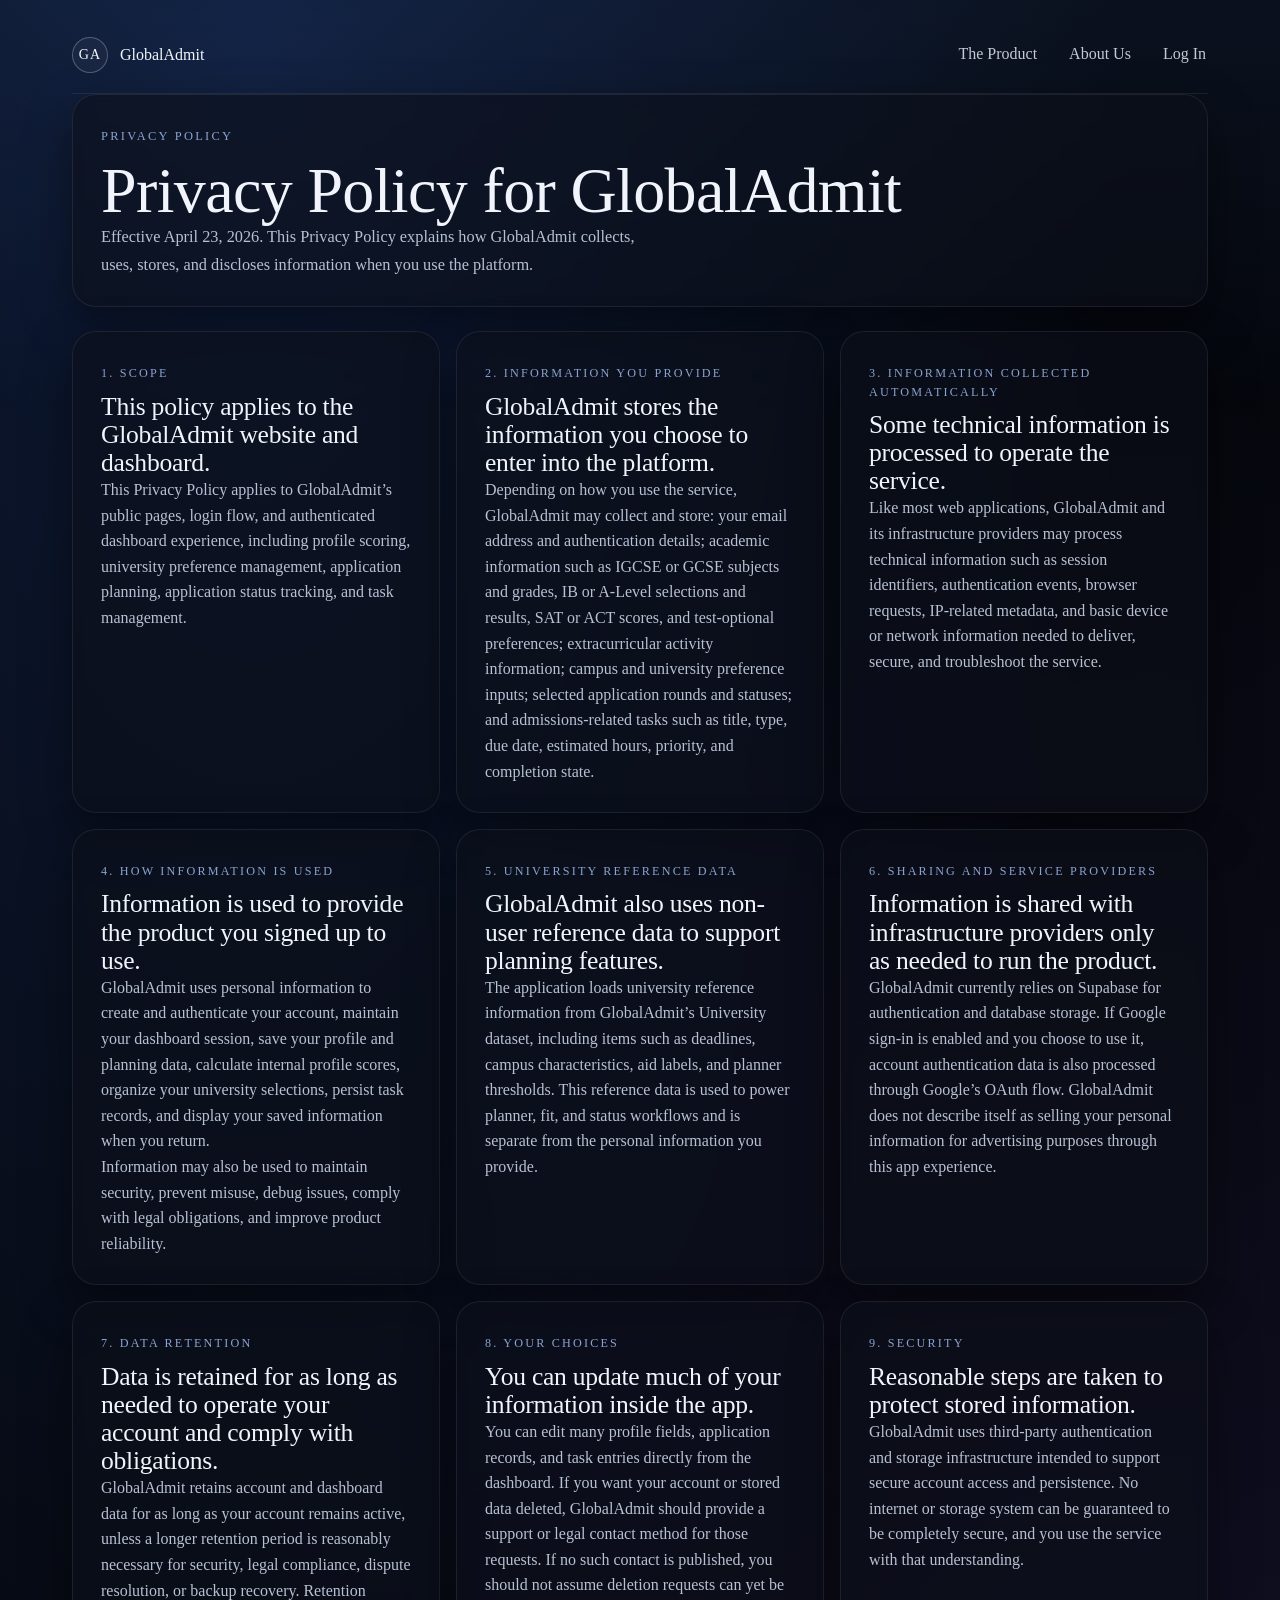
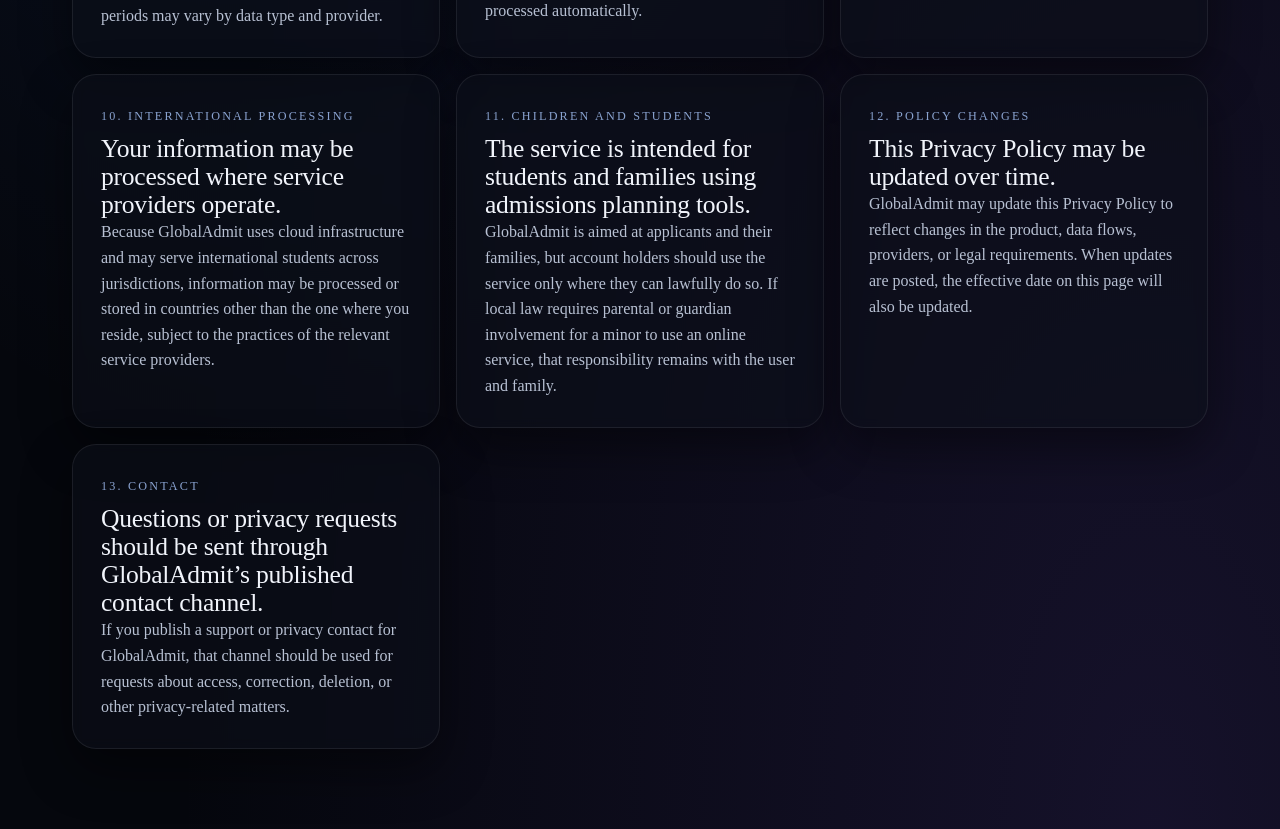
<file: privacy.html>
<!DOCTYPE html>
<html lang="en">
  <head>
    <meta charset="UTF-8" />
    <meta name="viewport" content="width=device-width, initial-scale=1.0" />
    <title>GlobalAdmit | Privacy Policy</title>
    <link rel="stylesheet" href="style.css" />
  </head>
  <body class="public-body">
    <main class="public-shell">
      <header class="public-header">
        <a class="public-brand" href="index.html" aria-label="GlobalAdmit home">
          <span class="public-brand-mark">GA</span>
          <span>GlobalAdmit</span>
        </a>

        <nav class="public-nav" aria-label="Primary">
          <a class="public-nav-link" href="index.html">The Product</a>
          <a class="public-nav-link" href="about.html">About Us</a>
          <a class="public-nav-link" href="login.html">Log In</a>
        </nav>
      </header>

      <section class="public-page-hero card legal-page">
        <p class="eyebrow">Privacy Policy</p>
        <h1>Privacy Policy for GlobalAdmit</h1>
        <p class="subtitle">
          Effective April 23, 2026. This Privacy Policy explains how GlobalAdmit
          collects, uses, stores, and discloses information when you use the
          platform.
        </p>
      </section>

      <section class="public-grid public-grid-wide">
        <article class="public-section card">
          <p class="section-label">1. Scope</p>
          <h2>This policy applies to the GlobalAdmit website and dashboard.</h2>
          <p class="helper-text">
            This Privacy Policy applies to GlobalAdmit’s public pages, login flow,
            and authenticated dashboard experience, including profile scoring,
            university preference management, application planning, application
            status tracking, and task management.
          </p>
        </article>

        <article class="public-section card">
          <p class="section-label">2. Information You Provide</p>
          <h2>GlobalAdmit stores the information you choose to enter into the platform.</h2>
          <p class="helper-text">
            Depending on how you use the service, GlobalAdmit may collect and store:
            your email address and authentication details; academic information such
            as IGCSE or GCSE subjects and grades, IB or A-Level selections and
            results, SAT or ACT scores, and test-optional preferences;
            extracurricular activity information; campus and university preference
            inputs; selected application rounds and statuses; and admissions-related
            tasks such as title, type, due date, estimated hours, priority, and
            completion state.
          </p>
        </article>

        <article class="public-section card">
          <p class="section-label">3. Information Collected Automatically</p>
          <h2>Some technical information is processed to operate the service.</h2>
          <p class="helper-text">
            Like most web applications, GlobalAdmit and its infrastructure providers
            may process technical information such as session identifiers,
            authentication events, browser requests, IP-related metadata, and basic
            device or network information needed to deliver, secure, and troubleshoot
            the service.
          </p>
        </article>

        <article class="public-section card">
          <p class="section-label">4. How Information Is Used</p>
          <h2>Information is used to provide the product you signed up to use.</h2>
          <p class="helper-text">
            GlobalAdmit uses personal information to create and authenticate your
            account, maintain your dashboard session, save your profile and planning
            data, calculate internal profile scores, organize your university
            selections, persist task records, and display your saved information when
            you return.
          </p>
          <p class="helper-text">
            Information may also be used to maintain security, prevent misuse, debug
            issues, comply with legal obligations, and improve product reliability.
          </p>
        </article>

        <article class="public-section card">
          <p class="section-label">5. University Reference Data</p>
          <h2>GlobalAdmit also uses non-user reference data to support planning features.</h2>
          <p class="helper-text">
            The application loads university reference information from GlobalAdmit’s
            University dataset, including items such as deadlines, campus
            characteristics, aid labels, and planner thresholds. This reference data
            is used to power planner, fit, and status workflows and is separate from
            the personal information you provide.
          </p>
        </article>

        <article class="public-section card">
          <p class="section-label">6. Sharing and Service Providers</p>
          <h2>Information is shared with infrastructure providers only as needed to run the product.</h2>
          <p class="helper-text">
            GlobalAdmit currently relies on Supabase for authentication and database
            storage. If Google sign-in is enabled and you choose to use it, account
            authentication data is also processed through Google’s OAuth flow.
            GlobalAdmit does not describe itself as selling your personal information
            for advertising purposes through this app experience.
          </p>
        </article>

        <article class="public-section card">
          <p class="section-label">7. Data Retention</p>
          <h2>Data is retained for as long as needed to operate your account and comply with obligations.</h2>
          <p class="helper-text">
            GlobalAdmit retains account and dashboard data for as long as your
            account remains active, unless a longer retention period is reasonably
            necessary for security, legal compliance, dispute resolution, or backup
            recovery. Retention periods may vary by data type and provider.
          </p>
        </article>

        <article class="public-section card">
          <p class="section-label">8. Your Choices</p>
          <h2>You can update much of your information inside the app.</h2>
          <p class="helper-text">
            You can edit many profile fields, application records, and task entries
            directly from the dashboard. If you want your account or stored data
            deleted, GlobalAdmit should provide a support or legal contact method for
            those requests. If no such contact is published, you should not assume
            deletion requests can yet be processed automatically.
          </p>
        </article>

        <article class="public-section card">
          <p class="section-label">9. Security</p>
          <h2>Reasonable steps are taken to protect stored information.</h2>
          <p class="helper-text">
            GlobalAdmit uses third-party authentication and storage infrastructure
            intended to support secure account access and persistence. No internet or
            storage system can be guaranteed to be completely secure, and you use the
            service with that understanding.
          </p>
        </article>

        <article class="public-section card">
          <p class="section-label">10. International Processing</p>
          <h2>Your information may be processed where service providers operate.</h2>
          <p class="helper-text">
            Because GlobalAdmit uses cloud infrastructure and may serve international
            students across jurisdictions, information may be processed or stored in
            countries other than the one where you reside, subject to the practices
            of the relevant service providers.
          </p>
        </article>

        <article class="public-section card">
          <p class="section-label">11. Children and Students</p>
          <h2>The service is intended for students and families using admissions planning tools.</h2>
          <p class="helper-text">
            GlobalAdmit is aimed at applicants and their families, but account
            holders should use the service only where they can lawfully do so. If
            local law requires parental or guardian involvement for a minor to use an
            online service, that responsibility remains with the user and family.
          </p>
        </article>

        <article class="public-section card">
          <p class="section-label">12. Policy Changes</p>
          <h2>This Privacy Policy may be updated over time.</h2>
          <p class="helper-text">
            GlobalAdmit may update this Privacy Policy to reflect changes in the
            product, data flows, providers, or legal requirements. When updates are
            posted, the effective date on this page will also be updated.
          </p>
        </article>

        <article class="public-section card">
          <p class="section-label">13. Contact</p>
          <h2>Questions or privacy requests should be sent through GlobalAdmit’s published contact channel.</h2>
          <p class="helper-text">
            If you publish a support or privacy contact for GlobalAdmit, that channel
            should be used for requests about access, correction, deletion, or other
            privacy-related matters.
          </p>
        </article>
      </section>
    </main>
  </body>
</html>
</file>
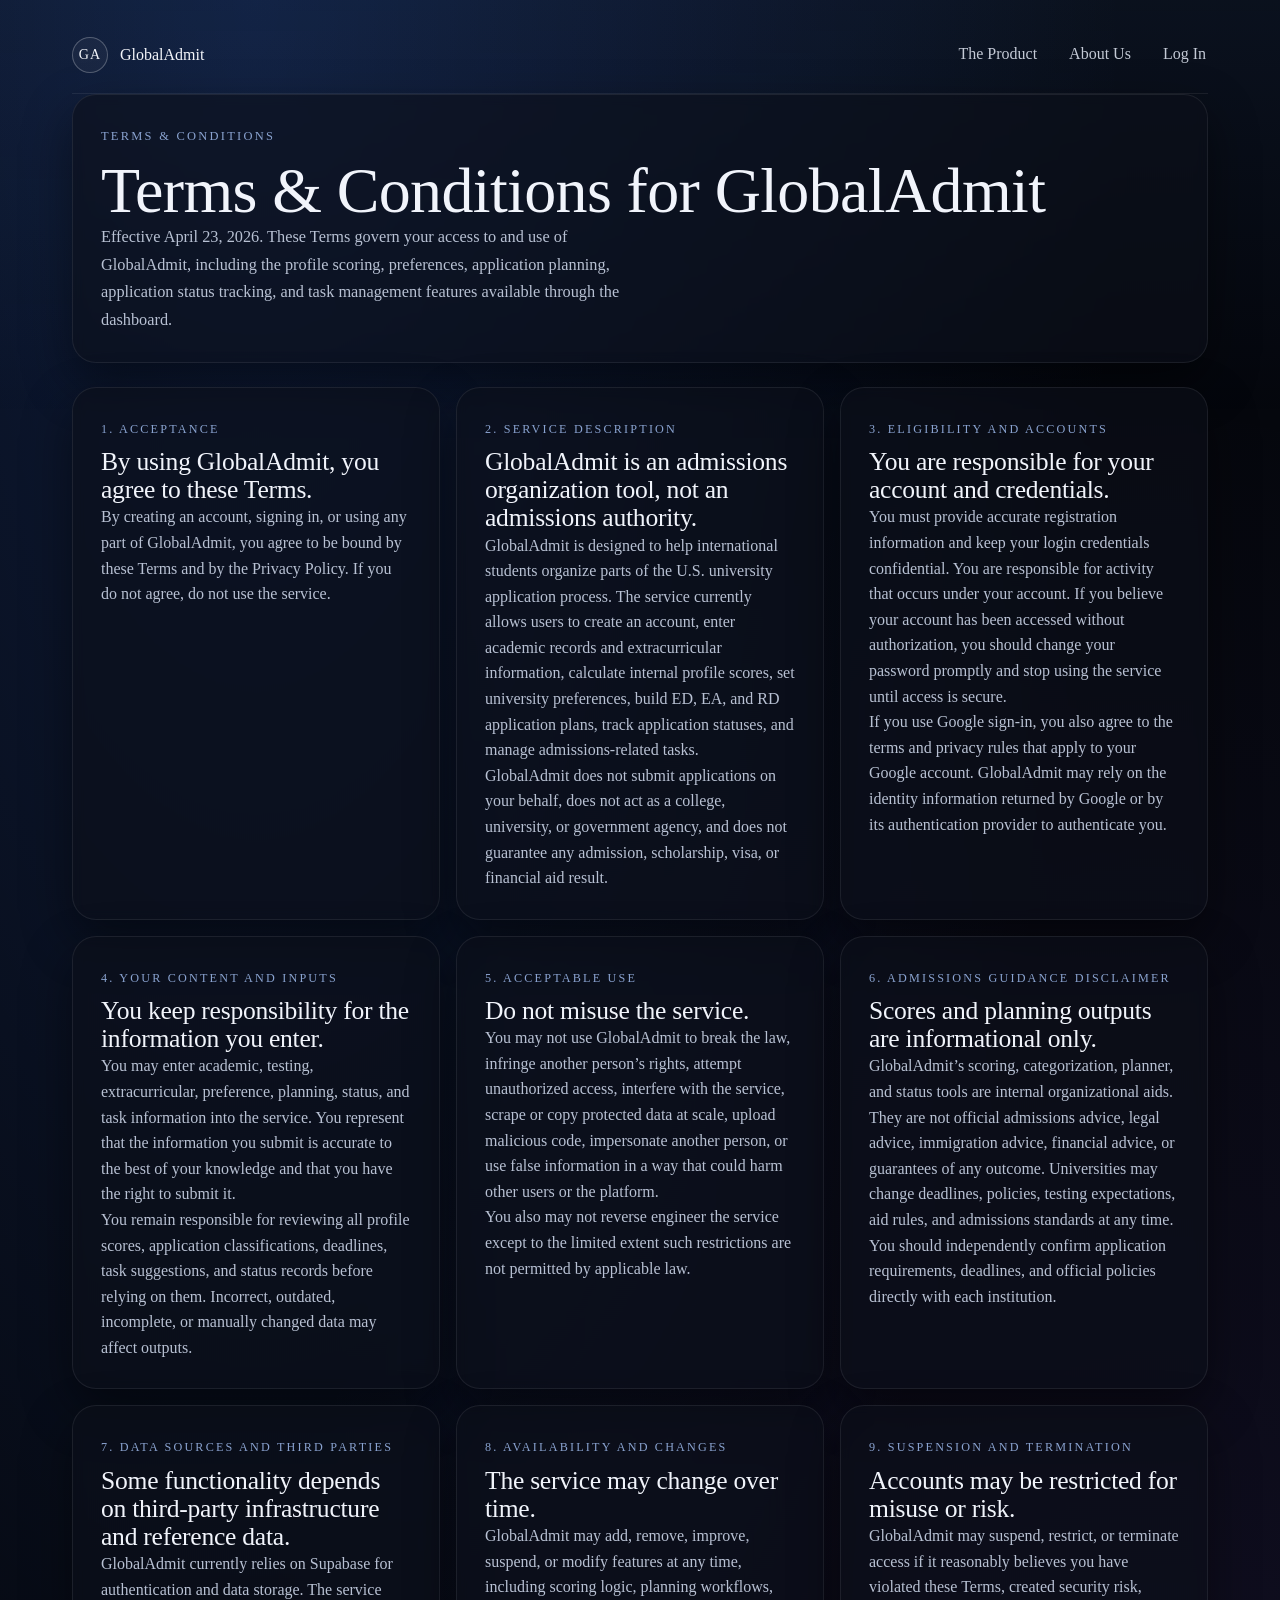
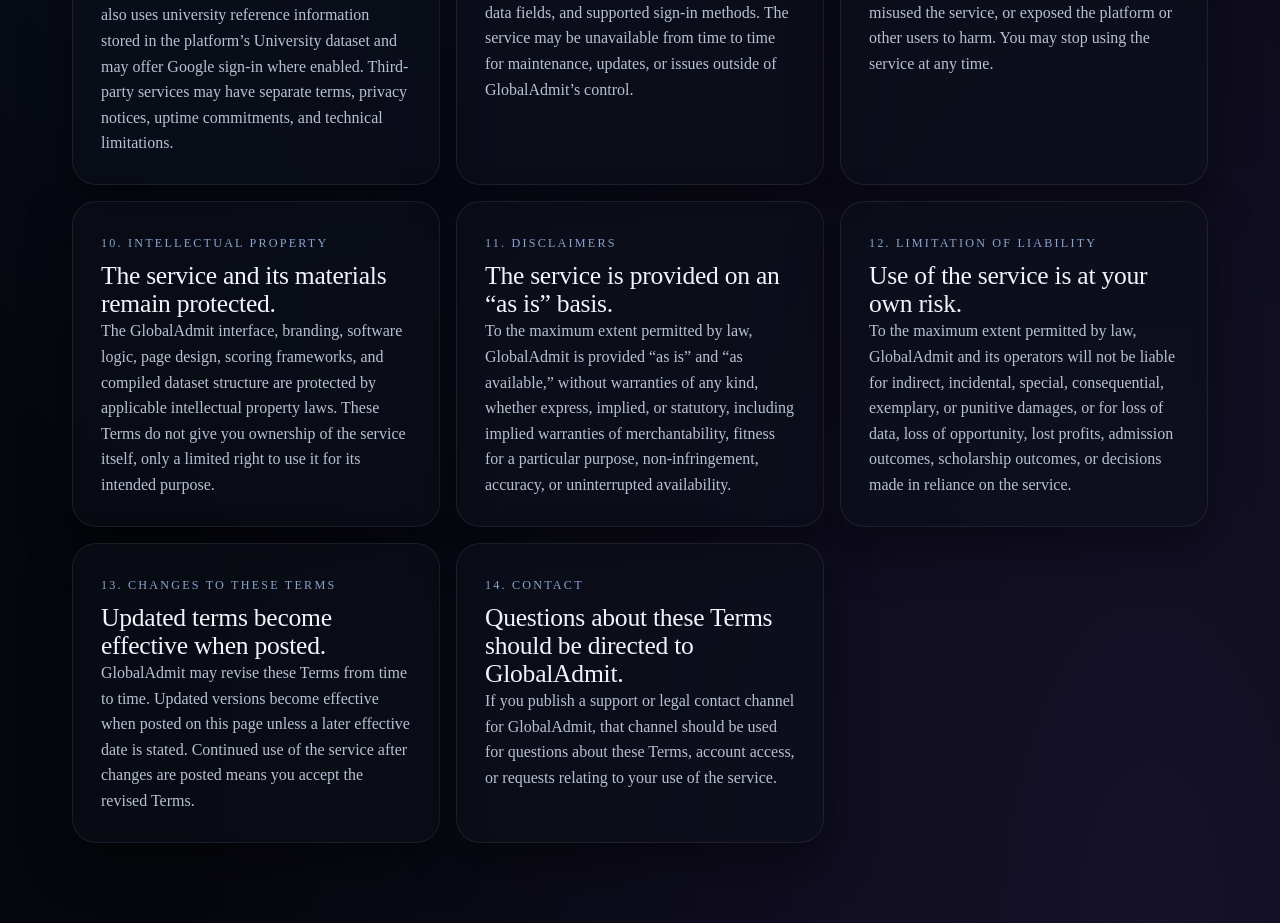
<file: terms.html>
<!DOCTYPE html>
<html lang="en">
  <head>
    <meta charset="UTF-8" />
    <meta name="viewport" content="width=device-width, initial-scale=1.0" />
    <title>GlobalAdmit | Terms & Conditions</title>
    <link rel="stylesheet" href="style.css" />
  </head>
  <body class="public-body">
    <main class="public-shell">
      <header class="public-header">
        <a class="public-brand" href="index.html" aria-label="GlobalAdmit home">
          <span class="public-brand-mark">GA</span>
          <span>GlobalAdmit</span>
        </a>

        <nav class="public-nav" aria-label="Primary">
          <a class="public-nav-link" href="index.html">The Product</a>
          <a class="public-nav-link" href="about.html">About Us</a>
          <a class="public-nav-link" href="login.html">Log In</a>
        </nav>
      </header>

      <section class="public-page-hero card legal-page">
        <p class="eyebrow">Terms &amp; Conditions</p>
        <h1>Terms &amp; Conditions for GlobalAdmit</h1>
        <p class="subtitle">
          Effective April 23, 2026. These Terms govern your access to and use of
          GlobalAdmit, including the profile scoring, preferences, application
          planning, application status tracking, and task management features
          available through the dashboard.
        </p>
      </section>

      <section class="public-grid public-grid-wide">
        <article class="public-section card">
          <p class="section-label">1. Acceptance</p>
          <h2>By using GlobalAdmit, you agree to these Terms.</h2>
          <p class="helper-text">
            By creating an account, signing in, or using any part of GlobalAdmit,
            you agree to be bound by these Terms and by the Privacy Policy. If you
            do not agree, do not use the service.
          </p>
        </article>

        <article class="public-section card">
          <p class="section-label">2. Service Description</p>
          <h2>GlobalAdmit is an admissions organization tool, not an admissions authority.</h2>
          <p class="helper-text">
            GlobalAdmit is designed to help international students organize parts of
            the U.S. university application process. The service currently allows
            users to create an account, enter academic records and extracurricular
            information, calculate internal profile scores, set university
            preferences, build ED, EA, and RD application plans, track application
            statuses, and manage admissions-related tasks.
          </p>
          <p class="helper-text">
            GlobalAdmit does not submit applications on your behalf, does not act as
            a college, university, or government agency, and does not guarantee any
            admission, scholarship, visa, or financial aid result.
          </p>
        </article>

        <article class="public-section card">
          <p class="section-label">3. Eligibility and Accounts</p>
          <h2>You are responsible for your account and credentials.</h2>
          <p class="helper-text">
            You must provide accurate registration information and keep your login
            credentials confidential. You are responsible for activity that occurs
            under your account. If you believe your account has been accessed without
            authorization, you should change your password promptly and stop using
            the service until access is secure.
          </p>
          <p class="helper-text">
            If you use Google sign-in, you also agree to the terms and privacy rules
            that apply to your Google account. GlobalAdmit may rely on the identity
            information returned by Google or by its authentication provider to
            authenticate you.
          </p>
        </article>

        <article class="public-section card">
          <p class="section-label">4. Your Content and Inputs</p>
          <h2>You keep responsibility for the information you enter.</h2>
          <p class="helper-text">
            You may enter academic, testing, extracurricular, preference, planning,
            status, and task information into the service. You represent that the
            information you submit is accurate to the best of your knowledge and
            that you have the right to submit it.
          </p>
          <p class="helper-text">
            You remain responsible for reviewing all profile scores, application
            classifications, deadlines, task suggestions, and status records before
            relying on them. Incorrect, outdated, incomplete, or manually changed
            data may affect outputs.
          </p>
        </article>

        <article class="public-section card">
          <p class="section-label">5. Acceptable Use</p>
          <h2>Do not misuse the service.</h2>
          <p class="helper-text">
            You may not use GlobalAdmit to break the law, infringe another person’s
            rights, attempt unauthorized access, interfere with the service, scrape
            or copy protected data at scale, upload malicious code, impersonate
            another person, or use false information in a way that could harm other
            users or the platform.
          </p>
          <p class="helper-text">
            You also may not reverse engineer the service except to the limited
            extent such restrictions are not permitted by applicable law.
          </p>
        </article>

        <article class="public-section card">
          <p class="section-label">6. Admissions Guidance Disclaimer</p>
          <h2>Scores and planning outputs are informational only.</h2>
          <p class="helper-text">
            GlobalAdmit’s scoring, categorization, planner, and status tools are
            internal organizational aids. They are not official admissions advice,
            legal advice, immigration advice, financial advice, or guarantees of
            any outcome. Universities may change deadlines, policies, testing
            expectations, aid rules, and admissions standards at any time.
          </p>
          <p class="helper-text">
            You should independently confirm application requirements, deadlines, and
            official policies directly with each institution.
          </p>
        </article>

        <article class="public-section card">
          <p class="section-label">7. Data Sources and Third Parties</p>
          <h2>Some functionality depends on third-party infrastructure and reference data.</h2>
          <p class="helper-text">
            GlobalAdmit currently relies on Supabase for authentication and data
            storage. The service also uses university reference information stored in
            the platform’s University dataset and may offer Google sign-in where
            enabled. Third-party services may have separate terms, privacy notices,
            uptime commitments, and technical limitations.
          </p>
        </article>

        <article class="public-section card">
          <p class="section-label">8. Availability and Changes</p>
          <h2>The service may change over time.</h2>
          <p class="helper-text">
            GlobalAdmit may add, remove, improve, suspend, or modify features at any
            time, including scoring logic, planning workflows, data fields, and
            supported sign-in methods. The service may be unavailable from time to
            time for maintenance, updates, or issues outside of GlobalAdmit’s
            control.
          </p>
        </article>

        <article class="public-section card">
          <p class="section-label">9. Suspension and Termination</p>
          <h2>Accounts may be restricted for misuse or risk.</h2>
          <p class="helper-text">
            GlobalAdmit may suspend, restrict, or terminate access if it reasonably
            believes you have violated these Terms, created security risk, misused
            the service, or exposed the platform or other users to harm. You may
            stop using the service at any time.
          </p>
        </article>

        <article class="public-section card">
          <p class="section-label">10. Intellectual Property</p>
          <h2>The service and its materials remain protected.</h2>
          <p class="helper-text">
            The GlobalAdmit interface, branding, software logic, page design,
            scoring frameworks, and compiled dataset structure are protected by
            applicable intellectual property laws. These Terms do not give you
            ownership of the service itself, only a limited right to use it for its
            intended purpose.
          </p>
        </article>

        <article class="public-section card">
          <p class="section-label">11. Disclaimers</p>
          <h2>The service is provided on an “as is” basis.</h2>
          <p class="helper-text">
            To the maximum extent permitted by law, GlobalAdmit is provided “as is”
            and “as available,” without warranties of any kind, whether express,
            implied, or statutory, including implied warranties of merchantability,
            fitness for a particular purpose, non-infringement, accuracy, or
            uninterrupted availability.
          </p>
        </article>

        <article class="public-section card">
          <p class="section-label">12. Limitation of Liability</p>
          <h2>Use of the service is at your own risk.</h2>
          <p class="helper-text">
            To the maximum extent permitted by law, GlobalAdmit and its operators
            will not be liable for indirect, incidental, special, consequential,
            exemplary, or punitive damages, or for loss of data, loss of opportunity,
            lost profits, admission outcomes, scholarship outcomes, or decisions made
            in reliance on the service.
          </p>
        </article>

        <article class="public-section card">
          <p class="section-label">13. Changes to These Terms</p>
          <h2>Updated terms become effective when posted.</h2>
          <p class="helper-text">
            GlobalAdmit may revise these Terms from time to time. Updated versions
            become effective when posted on this page unless a later effective date
            is stated. Continued use of the service after changes are posted means
            you accept the revised Terms.
          </p>
        </article>

        <article class="public-section card">
          <p class="section-label">14. Contact</p>
          <h2>Questions about these Terms should be directed to GlobalAdmit.</h2>
          <p class="helper-text">
            If you publish a support or legal contact channel for GlobalAdmit, that
            channel should be used for questions about these Terms, account access,
            or requests relating to your use of the service.
          </p>
        </article>
      </section>
    </main>
  </body>
</html>
</file>
<file: style.css>
:root {
  color-scheme: dark;
  --bg: #05070d;
  --bg-strong: #03050a;
  --surface: rgba(12, 16, 26, 0.72);
  --surface-muted: rgba(255, 255, 255, 0.04);
  --surface-accent: rgba(255, 255, 255, 0.06);
  --text: #e8ecf3;
  --muted: #b8c1d3;
  --line: rgba(255, 255, 255, 0.08);
  --line-strong: rgba(255, 255, 255, 0.16);
  --accent: #9dc7ff;
  --accent-strong: #c8e1ff;
  --accent-soft: rgba(140, 200, 255, 0.12);
  --accent-soft-strong: rgba(140, 200, 255, 0.2);
  --success-bg: rgba(80, 200, 130, 0.14);
  --success-text: #9be1b3;
  --info-bg: rgba(120, 180, 255, 0.14);
  --info-text: #b9d4ff;
  --warning-bg: rgba(220, 170, 90, 0.14);
  --warning-text: #f1c982;
  --danger-bg: rgba(220, 100, 100, 0.16);
  --danger-text: #ff9e9e;
  --shadow: 0 20px 50px rgba(0, 0, 0, 0.45);
  --shadow-soft: 0 10px 26px rgba(0, 0, 0, 0.3);
  --radius-xl: 24px;
  --radius-lg: 20px;
  --radius-md: 16px;
  --radius-sm: 14px;
}

*,
*::before,
*::after {
  box-sizing: border-box;
}

html {
  scroll-behavior: smooth;
}

body {
  margin: 0;
  min-height: 100vh;
  font-family: "Times New Roman", Times, serif;
  color: var(--text);
  line-height: 1.5;
  background:
    radial-gradient(ellipse at 20% 0%, rgba(56, 120, 255, 0.18), transparent 60%),
    radial-gradient(ellipse at 90% 100%, rgba(120, 80, 220, 0.14), transparent 60%),
    var(--bg);
}

body::before {
  content: "";
  position: fixed;
  inset: 0 0 auto;
  height: 420px;
  background: linear-gradient(180deg, rgba(80, 140, 230, 0.08), rgba(80, 140, 230, 0));
  pointer-events: none;
  z-index: -1;
}

h1,
h2,
h3,
h4,
legend {
  margin: 0;
  font-family: "Times New Roman", Times, serif;
  letter-spacing: -0.01em;
}

p {
  margin: 0;
}

button,
input,
select,
textarea {
  font: inherit;
}

button,
input,
select,
textarea {
  -webkit-tap-highlight-color: transparent;
}

button {
  border: 1px solid transparent;
  border-radius: var(--radius-sm);
  padding: 13px 18px;
  font-weight: 400;
  background: #ffffff;
  color: #05070d;
  cursor: pointer;
  box-shadow: var(--shadow-soft);
  transition:
    transform 160ms ease,
    background-color 160ms ease,
    border-color 160ms ease,
    color 160ms ease,
    box-shadow 160ms ease;
}

button:hover {
  transform: translateY(-1px);
  background: #e8ecf3;
}

button:focus-visible,
input:focus-visible,
select:focus-visible,
textarea:focus-visible {
  outline: 3px solid rgba(140, 200, 255, 0.35);
  outline-offset: 2px;
}

button:disabled,
input:disabled,
select:disabled,
textarea:disabled {
  cursor: not-allowed;
  opacity: 0.6;
  box-shadow: none;
}

input,
select,
textarea {
  width: 100%;
  padding: 13px 14px;
  border: 1px solid var(--line-strong);
  border-radius: var(--radius-sm);
  background: var(--surface-muted);
  color: var(--text);
  transition:
    border-color 160ms ease,
    background-color 160ms ease,
    box-shadow 160ms ease;
}

input::placeholder,
textarea::placeholder {
  color: #6c7891;
}

input:hover,
select:hover,
textarea:hover {
  border-color: rgba(140, 200, 255, 0.32);
}

.secondary-button {
  background: rgba(255, 255, 255, 0.05);
  border-color: rgba(255, 255, 255, 0.18);
  color: #f3f5fa;
}

.secondary-button:hover {
  background: rgba(255, 255, 255, 0.1);
  color: #ffffff;
}

.app-shell {
  width: min(1320px, calc(100% - 40px));
  margin: 0 auto;
  padding: 32px 0 64px;
}

.app-content {
  display: grid;
  gap: 24px;
}

body.signed-out .app-shell {
  min-height: 100vh;
  display: grid;
  align-items: center;
}

.card {
  padding: 28px;
  border: 1px solid var(--line);
  border-radius: var(--radius-xl);
  background: var(--surface);
  box-shadow: var(--shadow);
  backdrop-filter: blur(8px);
}

.eyebrow {
  display: inline-flex;
  align-items: center;
  gap: 8px;
  margin-bottom: 12px;
  color: var(--accent);
  font-size: 0.78rem;
  font-weight: 800;
  letter-spacing: 0.14em;
  text-transform: uppercase;
}

.subtitle {
  max-width: 68ch;
  color: var(--muted);
  font-size: 1.02rem;
  line-height: 1.7;
}

.helper-text {
  color: var(--muted);
  line-height: 1.6;
}

.page-intro,
.subsection-copy,
.board-note {
  color: var(--muted);
  line-height: 1.6;
}

.page-intro {
  margin-top: 8px;
  max-width: 72ch;
}

.section-heading {
  display: flex;
  align-items: flex-start;
  gap: 16px;
  margin-bottom: 24px;
}

.section-heading-compact {
  margin-bottom: 20px;
}

.section-number {
  display: inline-flex;
  align-items: center;
  justify-content: center;
  min-width: 48px;
  height: 48px;
  padding: 0 16px;
  border-radius: 999px;
  background: var(--accent-soft);
  color: var(--accent);
  font-size: 0.8rem;
  font-weight: 800;
  letter-spacing: 0.14em;
  text-transform: uppercase;
}

h1 {
  font-size: clamp(2.3rem, 5vw, 4rem);
  line-height: 1.02;
}

h2 {
  font-size: clamp(1.5rem, 2vw, 1.95rem);
  line-height: 1.1;
}

h3 {
  font-size: 1.18rem;
  line-height: 1.2;
}

h4 {
  font-size: 1rem;
  line-height: 1.3;
}

.auth-shell {
  margin-bottom: 24px;
}

.auth-shell-grid {
  display: grid;
  grid-template-columns: minmax(0, 1.15fr) minmax(420px, 0.85fr);
  gap: 24px;
  align-items: stretch;
}

.auth-context-panel {
  padding: 20px 6px;
}

.auth-context-panel h1 {
  max-width: 12ch;
}

.auth-subtitle {
  margin-top: 18px;
  max-width: 60ch;
}

.auth-highlights {
  display: grid;
  gap: 14px;
  margin-top: 28px;
}

.highlight-card {
  padding: 20px 22px;
  border: 1px solid var(--line);
  border-radius: var(--radius-lg);
  background: rgba(20, 26, 40, 0.5);
  box-shadow: var(--shadow-soft);
}

.highlight-card h2 {
  font-size: 1.18rem;
}

.highlight-card p {
  margin-top: 8px;
  color: var(--muted);
}

.auth-panel {
  align-self: center;
}

.auth-shell-top {
  display: flex;
  align-items: flex-start;
  justify-content: space-between;
  gap: 16px;
  margin-bottom: 18px;
}

.auth-eyebrow {
  margin-bottom: 8px;
}

.auth-status {
  min-height: 24px;
  margin-top: 10px;
}

.auth-status-error {
  color: var(--danger-text);
}

.auth-form {
  display: grid;
  grid-template-columns: repeat(2, minmax(0, 1fr));
  gap: 16px;
  align-items: end;
}

.auth-actions {
  grid-column: 1 / -1;
  display: flex;
  gap: 12px;
  flex-wrap: wrap;
}

.auth-actions button {
  min-width: 170px;
}

.auth-footnote {
  margin-top: 18px;
  color: var(--muted);
  font-size: 0.94rem;
}

.masthead {
  background: linear-gradient(180deg, rgba(15, 20, 32, 0.7) 0%, rgba(10, 14, 24, 0.7) 100%);
}

.masthead-top {
  display: flex;
  align-items: flex-start;
  justify-content: space-between;
  gap: 20px;
}

.brand-lockup {
  display: flex;
  align-items: flex-start;
  gap: 18px;
  max-width: 760px;
}

.brand-kicker {
  display: inline-flex;
  align-items: center;
  justify-content: center;
  min-width: 120px;
  padding: 10px 14px;
  border-radius: 999px;
  background: var(--accent-soft);
  color: var(--accent);
  font-size: 0.82rem;
  font-weight: 800;
  letter-spacing: 0.12em;
  text-transform: uppercase;
}

.brand-name {
  font-size: 1.46rem;
}

.brand-note {
  margin-top: 8px;
  max-width: 60ch;
  color: var(--muted);
}

.masthead-actions {
  min-width: 260px;
  display: grid;
  justify-items: end;
  gap: 12px;
}

.app-session-status {
  max-width: 320px;
  text-align: right;
}

.masthead-body {
  display: grid;
  grid-template-columns: minmax(0, 1.4fr) minmax(280px, 0.75fr);
  gap: 20px;
  margin-top: 28px;
  padding-top: 24px;
  border-top: 1px solid var(--line);
}

.hero-copy h1 {
  max-width: 12ch;
}

.hero-side-note {
  padding: 22px;
  border: 1px solid rgba(22, 58, 92, 0.12);
  border-radius: var(--radius-lg);
  background: var(--surface-accent);
  align-self: start;
}

.hero-side-label {
  color: var(--accent);
  font-size: 0.82rem;
  font-weight: 800;
  letter-spacing: 0.12em;
  text-transform: uppercase;
}

.hero-side-copy {
  margin-top: 10px;
  color: var(--muted);
}

.overview-strip {
  display: grid;
  grid-template-columns: repeat(4, minmax(0, 1fr));
  gap: 12px;
  margin-top: 24px;
}

.overview-card {
  display: grid;
  gap: 8px;
  padding: 18px 20px;
  border: 1px solid var(--line);
  border-radius: var(--radius-lg);
  background: var(--surface-muted);
}

.overview-label {
  color: var(--muted);
  font-size: 0.84rem;
  font-weight: 700;
  letter-spacing: 0.02em;
}

.overview-card strong {
  font-size: 1.26rem;
  line-height: 1.2;
}

.top-nav {
  position: sticky;
  top: 14px;
  z-index: 5;
  display: grid;
  grid-template-columns: repeat(5, minmax(0, 1fr));
  gap: 12px;
  padding: 12px;
}

.nav-button {
  display: grid;
  gap: 6px;
  justify-items: start;
  width: 100%;
  min-height: 92px;
  padding: 16px 18px;
  background: transparent;
  border: 1px solid transparent;
  color: var(--text);
  box-shadow: none;
}

.nav-button:hover {
  transform: none;
  background: var(--surface-muted);
  border-color: var(--line);
}

.nav-button-active {
  background: var(--accent-soft);
  border-color: rgba(22, 58, 92, 0.16);
  color: var(--accent-strong);
}

.nav-button-label {
  font-size: 1rem;
  font-weight: 800;
  line-height: 1.2;
}

.nav-button-meta {
  color: var(--muted);
  font-size: 0.86rem;
  line-height: 1.45;
  text-align: left;
}

.page-view {
  display: none;
}

.page-view-active {
  display: block;
}

.workspace-grid,
.planner-board,
.status-board,
.preference-grid,
.preference-detail-grid,
.task-form-grid,
.form-grid,
.planner-summary-grid,
.metrics-grid,
.breakdown-grid {
  display: grid;
  gap: 16px;
}

.workspace-grid-scorer {
  grid-template-columns: minmax(0, 1.55fr) minmax(320px, 0.72fr);
  align-items: start;
}

.workspace-grid-preferences {
  grid-template-columns: minmax(0, 1.35fr) minmax(320px, 0.78fr);
  align-items: start;
}

.workspace-grid-tasks {
  grid-template-columns: minmax(320px, 0.9fr) minmax(0, 1.15fr);
  align-items: start;
}

.workspace-sidebar {
  position: sticky;
  top: 122px;
  display: grid;
  gap: 24px;
}

.page-card-header {
  display: flex;
  align-items: flex-start;
  justify-content: space-between;
  gap: 16px;
}

.page-banner {
  margin-bottom: 24px;
}

.section-actions {
  display: flex;
  gap: 12px;
}

.section-actions-inline {
  flex-shrink: 0;
}

.profile-stack {
  display: grid;
  gap: 22px;
}

.subsection {
  padding: 22px;
  border: 1px solid var(--line);
  border-radius: var(--radius-lg);
  background: var(--surface-muted);
}

.subsection-header,
.planner-round-header {
  display: flex;
  align-items: flex-start;
  justify-content: space-between;
  gap: 16px;
  margin-bottom: 16px;
}

.subsection-copy {
  margin-top: 6px;
}

.subject-group + .subject-group {
  margin-top: 16px;
}

.subject-group h4 {
  margin-bottom: 12px;
  color: var(--accent);
}

.field {
  display: flex;
  flex-direction: column;
  gap: 8px;
  min-width: 0;
}

.field > span {
  font-size: 0.95rem;
  font-weight: 700;
}

.curriculum-field {
  max-width: 340px;
}

.academic-track-grid {
  display: grid;
  gap: 20px;
}

.academic-section[hidden] {
  display: none !important;
}

.form-grid {
  grid-template-columns: repeat(2, minmax(0, 1fr));
}

.form-grid-testing {
  grid-template-columns: minmax(0, 1fr) minmax(0, 1fr);
  align-items: start;
}

.test-score-group {
  display: grid;
  gap: 16px;
}

.checkbox-field {
  align-content: start;
}

.checkbox-field input {
  width: 18px;
  height: 18px;
  margin: 0;
}

.checkbox-inline {
  display: flex;
  align-items: center;
  gap: 10px;
}

.checkbox-inline input {
  width: auto;
}

.subjects-list,
.activities-list,
.planner-list,
.status-list,
.task-list {
  display: grid;
  gap: 14px;
}

.planner-list {
  max-height: 34rem;
  overflow: auto;
  padding-right: 4px;
}

.subject-row,
.activity-row,
.status-card,
.task-card,
.planner-option {
  border: 1px solid var(--line);
  border-radius: var(--radius-lg);
  background: #ffffff;
}

.subject-row {
  display: grid;
  grid-template-columns: minmax(0, 1.8fr) minmax(150px, 0.85fr) auto;
  gap: 14px;
  align-items: end;
  padding: 18px;
}

.ib-subject-row,
.a-level-subject-row {
  grid-template-columns: minmax(0, 1.8fr) minmax(150px, 0.85fr);
}

.icon-button {
  background: #fff4f2;
  border-color: rgba(142, 48, 48, 0.14);
  color: var(--danger-text);
}

.icon-button:hover {
  background: #fee8e5;
}

.activity-row {
  display: grid;
  grid-template-columns: minmax(0, 1.45fr) minmax(220px, 0.7fr);
  grid-template-areas:
    "name impact"
    "description optimize";
  gap: 14px 22px;
  padding: 18px;
}

.activity-name-field {
  grid-area: name;
}

.activity-description-field {
  grid-area: description;
}

.activity-impact-field {
  grid-area: impact;
}

.activity-optimize {
  grid-area: optimize;
  display: flex;
  align-items: flex-start;
}

.activity-optimize-button {
  width: 100%;
}

.activity-description {
  min-height: 94px;
  resize: vertical;
}

.metrics-grid {
  grid-template-columns: repeat(5, minmax(0, 1fr));
  margin-top: 18px;
}

.metrics-grid-compact {
  grid-template-columns: repeat(2, minmax(0, 1fr));
}

.score-display {
  display: grid;
  gap: 6px;
  min-width: 0;
  padding: 18px;
  border: 1px solid var(--line);
  border-radius: var(--radius-lg);
  background: var(--surface-muted);
}

.score-display strong {
  font-size: 1.18rem;
  line-height: 1.2;
}

.score-display-primary {
  padding: 24px;
  background: linear-gradient(180deg, #f7fbff 0%, #edf4fb 100%);
  border-color: rgba(22, 58, 92, 0.14);
}

.score-label {
  color: var(--muted);
  font-size: 0.84rem;
  font-weight: 700;
  letter-spacing: 0.02em;
}

#profile-score-value {
  font-size: clamp(1.9rem, 4vw, 2.8rem);
  line-height: 1;
}

#profile-message {
  margin-top: 16px;
}

.score-panel button {
  width: 100%;
  margin-top: 18px;
}

.guidance-list {
  display: grid;
  gap: 10px;
  margin: 0;
  padding-left: 20px;
  color: var(--muted);
}

.breakdown-card {
  margin-top: 24px;
}

.breakdown-grid {
  grid-template-columns: repeat(4, minmax(0, 1fr));
}

.breakdown-item {
  padding: 16px;
  border: 1px solid var(--line);
  border-radius: var(--radius-md);
  background: var(--surface-muted);
}

.breakdown-item span {
  display: block;
  color: var(--muted);
  font-size: 0.88rem;
  line-height: 1.5;
}

.breakdown-item strong {
  display: block;
  margin-top: 8px;
  font-size: 1.14rem;
}

.preference-grid {
  grid-template-columns: repeat(2, minmax(0, 1fr));
}

.preference-detail-grid {
  grid-template-columns: minmax(0, 1.2fr) minmax(280px, 0.8fr);
  margin-top: 20px;
}

.ranking-list {
  display: grid;
  gap: 12px;
}

.ranking-item {
  display: flex;
  align-items: center;
  gap: 14px;
  padding: 16px;
  border: 1px solid var(--line);
  border-radius: var(--radius-md);
  background: #ffffff;
  cursor: grab;
  transition:
    transform 160ms ease,
    border-color 160ms ease,
    box-shadow 160ms ease;
}

.ranking-item:hover {
  border-color: rgba(22, 58, 92, 0.2);
  box-shadow: var(--shadow-soft);
}

.ranking-item:active {
  cursor: grabbing;
}

.ranking-item.dragging {
  opacity: 0.58;
  border-style: dashed;
  transform: scale(0.99);
}

.ranking-handle {
  display: inline-flex;
  align-items: center;
  justify-content: center;
  min-width: 46px;
  height: 46px;
  border-radius: 14px;
  background: var(--surface-muted);
  color: var(--muted);
  font-size: 0.78rem;
  font-weight: 800;
  letter-spacing: 0.08em;
  text-transform: uppercase;
}

.ranking-position {
  display: inline-flex;
  align-items: center;
  justify-content: center;
  min-width: 40px;
  height: 40px;
  border-radius: 50%;
  background: var(--accent-soft);
  color: var(--accent);
  font-weight: 800;
}

.ranking-label {
  font-weight: 700;
}

.option-group {
  margin: 0;
}

.option-group legend {
  padding: 0 6px;
  font-size: 1rem;
  font-weight: 700;
}

.choice-row {
  display: flex;
  align-items: center;
  gap: 12px;
  padding: 14px 16px;
  border: 1px solid var(--line);
  border-radius: var(--radius-md);
  background: #ffffff;
}

.choice-row + .choice-row {
  margin-top: 12px;
}

.choice-row input {
  width: 18px;
  height: 18px;
}

.planner-summary-grid {
  grid-template-columns: 1fr;
}

.summary-block {
  padding: 18px;
  border: 1px solid var(--line);
  border-radius: var(--radius-lg);
  background: var(--surface-muted);
}

.summary-block h3 {
  margin-bottom: 10px;
}

.summary-block .helper-text + .helper-text {
  margin-top: 8px;
}

.summary-list {
  margin: 12px 0 0;
  padding-left: 18px;
  color: var(--muted);
}

.summary-list li + li {
  margin-top: 6px;
}

.results-empty {
  display: grid;
  gap: 10px;
  padding: 20px;
  border: 1px dashed var(--line-strong);
  border-radius: var(--radius-lg);
  background: var(--surface-muted);
  color: var(--muted);
}

.planner-board {
  grid-template-columns: repeat(3, minmax(0, 1fr));
}

.planner-round-card,
.status-column {
  display: grid;
  gap: 18px;
  align-content: start;
}

.heading-ed {
  color: #1e557f;
}

.heading-ea {
  color: #4f3a75;
}

.heading-rd {
  color: var(--accent-strong);
}

.planner-controls {
  display: grid;
  gap: 14px;
}

.planner-control-field {
  min-width: 0;
}

.planner-option {
  display: grid;
  grid-template-columns: auto 1fr;
  gap: 14px;
  padding: 16px;
  transition:
    border-color 160ms ease,
    background-color 160ms ease,
    box-shadow 160ms ease;
}

.planner-option:hover {
  border-color: rgba(22, 58, 92, 0.2);
  background: #fbfdff;
  box-shadow: var(--shadow-soft);
}

.planner-option input {
  width: 18px;
  height: 18px;
  margin-top: 4px;
}

.planner-option-text {
  min-width: 0;
  display: grid;
  gap: 10px;
}

.planner-option-heading {
  display: flex;
  align-items: flex-start;
  justify-content: space-between;
  gap: 12px;
}

.planner-option strong {
  display: block;
  font-size: 0.99rem;
  line-height: 1.45;
}

.planner-deadline {
  color: var(--muted);
  font-size: 0.84rem;
  font-weight: 700;
  text-align: right;
}

.planner-option-meta {
  display: flex;
  align-items: center;
  gap: 10px;
  flex-wrap: wrap;
}

.planner-option-round {
  color: var(--muted);
  font-size: 0.9rem;
}

.planner-option-badges {
  display: flex;
  gap: 8px;
  flex-wrap: wrap;
}

.planner-option-disabled {
  opacity: 0.62;
}

.planner-restriction {
  display: inline-flex;
  align-items: center;
  justify-content: center;
  padding: 7px 10px;
  border-radius: 999px;
  background: #f7ede1;
  color: #8b5a1f;
  font-size: 0.78rem;
  font-weight: 800;
}

.badge {
  display: inline-flex;
  align-items: center;
  justify-content: center;
  padding: 7px 10px;
  border-radius: 999px;
  font-size: 0.78rem;
  font-weight: 800;
  letter-spacing: 0.02em;
}

.planner-category,
.fit-badge {
  min-width: 86px;
}

.badge-safety {
  background: var(--success-bg);
  color: var(--success-text);
}

.badge-match {
  background: var(--info-bg);
  color: var(--info-text);
}

.badge-target {
  background: var(--warning-bg);
  color: var(--warning-text);
}

.badge-reach {
  background: #f3e6dc;
  color: #8a4f26;
}

.badge-hard-reach {
  background: var(--danger-bg);
  color: var(--danger-text);
}

.fit-90-plus {
  background: #dcefe3;
  color: #1f5a34;
}

.fit-80s {
  background: #e6f1fb;
  color: #24527a;
}

.fit-70s {
  background: #edf2d8;
  color: #55641f;
}

.fit-60s {
  background: #faeedb;
  color: #8b5a1f;
}

.fit-50s {
  background: #f5e7df;
  color: #8a4f26;
}

.fit-below-50 {
  background: #f4e7ef;
  color: #6b3c58;
}

.status-board {
  grid-template-columns: repeat(3, minmax(0, 1fr));
}

.status-list {
  display: grid;
  gap: 14px;
}

.status-card {
  display: grid;
  gap: 16px;
  padding: 18px;
}

.status-card-main {
  display: grid;
  gap: 8px;
}

.status-card-topline {
  display: flex;
  align-items: flex-start;
  justify-content: space-between;
  gap: 12px;
}

.status-round-badge {
  background: var(--accent-soft);
  color: var(--accent);
}

.status-field {
  display: grid;
  gap: 10px;
  min-width: 0;
}

.status-label {
  display: inline-flex;
  align-items: center;
  justify-content: center;
  width: fit-content;
  min-width: 190px;
  padding: 8px 12px;
  border-radius: 999px;
  font-size: 0.84rem;
  font-weight: 800;
}

.status-working {
  background: #eceff3;
  color: #556372;
}

.status-applied {
  background: var(--info-bg);
  color: var(--info-text);
}

.status-rejected {
  background: var(--danger-bg);
  color: var(--danger-text);
}

.status-deferred {
  background: #f4e8dc;
  color: #8a4f26;
}

.status-waitlisted {
  background: var(--warning-bg);
  color: var(--warning-text);
}

.status-accepted {
  background: var(--success-bg);
  color: var(--success-text);
}

.status-enrolled {
  background: #dcedf8;
  color: #24527a;
}

.task-form {
  display: grid;
  gap: 20px;
}

.task-form-grid {
  grid-template-columns: repeat(2, minmax(0, 1fr));
}

.selection-toolbar,
.task-filter-bar,
.task-sort-bar,
.task-actions,
.task-meta {
  display: flex;
  gap: 12px;
  flex-wrap: wrap;
}

.task-sort-field {
  min-width: 220px;
}

.filter-button {
  background: var(--surface-muted);
  border-color: var(--line);
  color: var(--accent);
  box-shadow: none;
}

.filter-button:hover {
  background: var(--accent-soft);
}

.filter-button-active {
  background: var(--accent);
  border-color: var(--accent);
  color: #ffffff;
}

.task-card {
  display: grid;
  gap: 16px;
  padding: 20px;
}

.task-card-completed {
  background: #fbfdfb;
}

.task-card-top {
  display: flex;
  align-items: flex-start;
  justify-content: space-between;
  gap: 20px;
}

.task-main {
  flex: 1;
  display: grid;
  gap: 14px;
}

.task-title-row {
  display: flex;
  align-items: flex-start;
  justify-content: space-between;
  gap: 16px;
}

.task-card h3 {
  margin: 0;
  font-size: 1.08rem;
}

.task-card p {
  color: var(--muted);
}

.task-side {
  min-width: 220px;
  display: grid;
  gap: 12px;
  justify-items: end;
}

.task-meta {
  justify-content: flex-end;
}

.task-chip {
  display: inline-flex;
  align-items: center;
  justify-content: center;
  padding: 7px 12px;
  border: 1px solid var(--line);
  border-radius: 999px;
  background: #ffffff;
  color: var(--accent);
  font-size: 0.8rem;
  font-weight: 800;
}

.task-chip.priority-1-2 {
  background: #edf6ea;
  color: #2c6938;
}

.task-chip.priority-3-4 {
  background: #eaf2fb;
  color: #24527a;
}

.task-chip.priority-5-6 {
  background: #fdf1dd;
  color: #8b5a1f;
}

.task-chip.priority-7-8 {
  background: #f5e7df;
  color: #8a4f26;
}

.task-chip.priority-9-10 {
  background: var(--danger-bg);
  color: var(--danger-text);
}

.task-chip-status-upcoming {
  background: var(--info-bg);
  color: var(--info-text);
}

.task-chip-status-overdue {
  background: var(--danger-bg);
  color: var(--danger-text);
}

.task-chip-status-completed {
  background: var(--success-bg);
  color: var(--success-text);
}

.task-chip-auto {
  background: var(--accent-soft);
  color: var(--accent);
}

.task-remove-button {
  background: #fff3f1;
  border-color: rgba(142, 48, 48, 0.14);
  color: var(--danger-text);
}

.task-remove-button:hover {
  background: #fee8e5;
}

#app-content[hidden],
#auth-shell[hidden] {
  display: none !important;
}

@media (max-width: 1220px) {
  .overview-strip,
  .planner-board,
  .status-board {
    grid-template-columns: repeat(2, minmax(0, 1fr));
  }

  .workspace-grid-scorer,
  .workspace-grid-preferences,
  .workspace-grid-tasks {
    grid-template-columns: 1fr;
  }

  .workspace-sidebar {
    position: static;
  }

  .top-nav {
    grid-template-columns: repeat(3, minmax(0, 1fr));
  }

  .breakdown-grid {
    grid-template-columns: repeat(3, minmax(0, 1fr));
  }
}

@media (max-width: 980px) {
  .auth-shell-grid,
  .masthead-body,
  .preference-grid,
  .preference-detail-grid,
  .task-form-grid,
  .form-grid,
  .metrics-grid,
  .breakdown-grid {
    grid-template-columns: 1fr;
  }

  .metrics-grid-compact {
    grid-template-columns: repeat(2, minmax(0, 1fr));
  }

  .overview-strip,
  .planner-board,
  .status-board,
  .top-nav {
    grid-template-columns: repeat(2, minmax(0, 1fr));
  }

  .subject-row,
  .activity-row {
    grid-template-columns: 1fr;
  }

  .activity-row {
    grid-template-areas:
      "name"
      "impact"
      "description"
      "optimize";
  }

  .task-card-top {
    flex-direction: column;
  }

  .task-side,
  .task-meta {
    justify-items: start;
    justify-content: flex-start;
  }
}

@media (max-width: 720px) {
  .app-shell {
    width: min(100% - 20px, 1320px);
    padding-top: 20px;
    padding-bottom: 36px;
  }

  .card {
    padding: 22px;
    border-radius: 20px;
  }

  .masthead-top,
  .page-card-header,
  .auth-shell-top {
    flex-direction: column;
  }

  .brand-lockup {
    flex-direction: column;
    gap: 14px;
  }

  .masthead-actions {
    min-width: 0;
    justify-items: start;
  }

  .app-session-status {
    text-align: left;
  }

  .overview-strip,
  .planner-board,
  .status-board,
  .top-nav,
  .metrics-grid-compact {
    grid-template-columns: 1fr;
  }

  .auth-form,
  .auth-actions,
  .selection-toolbar {
    grid-template-columns: 1fr;
  }

  .auth-actions,
  .selection-toolbar {
    flex-direction: column;
    align-items: stretch;
  }

  .nav-button {
    min-height: auto;
  }

  .planner-option-heading,
  .status-card-topline,
  .task-title-row {
    flex-direction: column;
  }

  .planner-deadline {
    text-align: left;
  }

  .task-sort-field {
    min-width: 0;
    width: 100%;
  }
}

@media (prefers-reduced-motion: reduce) {
  html {
    scroll-behavior: auto;
  }

  *,
  *::before,
  *::after {
    transition: none !important;
    animation: none !important;
  }
}

.public-body {
  min-height: 100vh;
}

.public-shell {
  width: min(1240px, calc(100% - 40px));
  margin: 0 auto;
  padding: 32px 0 56px;
}

.public-header {
  display: flex;
  align-items: center;
  justify-content: space-between;
  gap: 20px;
  margin-bottom: 24px;
}

.public-brand {
  display: inline-flex;
  align-items: center;
  gap: 12px;
  color: var(--text);
  text-decoration: none;
  font-weight: 800;
}

.public-brand-mark {
  display: inline-flex;
  align-items: center;
  justify-content: center;
  width: 44px;
  height: 44px;
  border-radius: 14px;
  background: var(--accent);
  color: #ffffff;
  font-size: 0.88rem;
  letter-spacing: 0.08em;
}

.public-nav {
  display: flex;
  align-items: center;
  gap: 10px;
  flex-wrap: wrap;
}

.public-nav-link {
  display: inline-flex;
  align-items: center;
  justify-content: center;
  padding: 10px 14px;
  border-radius: 999px;
  color: var(--muted);
  text-decoration: none;
  font-weight: 700;
}

.public-nav-link:hover,
.public-nav-link:focus-visible {
  background: var(--surface-muted);
  color: var(--accent);
}

.public-nav-link.is-active {
  background: var(--accent);
  color: #ffffff;
}

.public-hero {
  display: grid;
  grid-template-columns: minmax(0, 1.25fr) minmax(320px, 0.85fr);
  gap: 20px;
  align-items: stretch;
}

.public-hero-copy {
  padding-right: 10px;
}

.public-actions {
  display: flex;
  gap: 12px;
  flex-wrap: wrap;
  margin-top: 22px;
}

.public-button {
  display: inline-flex;
  align-items: center;
  justify-content: center;
  min-height: 48px;
  padding: 0 18px;
  border: 1px solid transparent;
  border-radius: var(--radius-sm);
  background: var(--accent);
  color: #ffffff;
  text-decoration: none;
  font-weight: 800;
  box-shadow: var(--shadow-soft);
}

.public-button:hover,
.public-button:focus-visible {
  background: var(--accent-strong);
}

.public-button-secondary {
  background: var(--accent-soft);
  border-color: rgba(22, 58, 92, 0.12);
  color: var(--accent);
}

.public-button-secondary:hover,
.public-button-secondary:focus-visible {
  background: var(--accent-soft-strong);
  color: var(--accent-strong);
}

.public-highlight-grid,
.public-grid {
  display: grid;
  gap: 16px;
}

.public-highlight-card,
.public-section,
.public-page-hero {
  background: var(--surface);
}

.public-highlight-grid {
  grid-template-columns: 1fr;
}

.public-highlight-card {
  padding: 22px;
  border: 1px solid var(--line);
  border-radius: var(--radius-lg);
}

.public-highlight-card h2 {
  font-size: 1.18rem;
  line-height: 1.3;
}

.public-highlight-label,
.section-label {
  display: inline-flex;
  margin-bottom: 10px;
  color: var(--accent);
  font-size: 0.76rem;
  font-weight: 800;
  letter-spacing: 0.12em;
  text-transform: uppercase;
}

.public-grid {
  grid-template-columns: repeat(2, minmax(0, 1fr));
  margin-top: 24px;
}

.public-grid-wide {
  grid-template-columns: repeat(3, minmax(0, 1fr));
}

.public-page-hero {
  margin-bottom: 24px;
}

.login-layout {
  display: grid;
  grid-template-columns: minmax(0, 1fr) minmax(380px, 0.85fr);
  gap: 24px;
  align-items: center;
  min-height: calc(100vh - 180px);
}

.login-context {
  padding-right: 20px;
}

.login-page-card {
  max-width: 520px;
  width: 100%;
  justify-self: end;
}

.login-page-card .auth-shell-top {
  margin-bottom: 12px;
}

.auth-toggle {
  display: grid;
  grid-template-columns: repeat(2, minmax(0, 1fr));
  gap: 8px;
  padding: 6px;
  margin-bottom: 26px;
  border: 1px solid #d4dce7;
  border-radius: 999px;
  background: #eef2f7;
}

.auth-toggle-button {
  min-height: 60px;
  border-radius: 999px;
  background: transparent;
  color: #55657a;
  box-shadow: none;
  font-size: 0.98rem;
  font-weight: 800;
}

.auth-toggle-button:hover {
  transform: none;
  background: rgba(22, 58, 92, 0.08);
}

.auth-toggle-button.is-active {
  background: #355584;
  color: #ffffff;
}

.auth-form-stacked {
  grid-template-columns: 1fr;
}

.auth-form-stacked .field > span {
  font-size: 0.98rem;
  font-weight: 800;
  color: #1d3350;
}

.auth-form-stacked input {
  min-height: 74px;
  padding: 0 22px;
  border-color: #b8c4d5;
  border-radius: 20px;
  background: #ffffff;
  font-size: 1rem;
}

.auth-form-stacked input::placeholder {
  color: #b5b8bd;
}

.login-helper-text {
  margin-top: 2px;
  color: #627286;
  font-size: 0.98rem;
  line-height: 1.6;
}

.signup-consent {
  display: grid;
  grid-template-columns: auto 1fr;
  gap: 12px;
  align-items: center;
  margin-top: 4px;
  color: #4d5c71;
  font-size: 0.98rem;
  line-height: 1.5;
}

.signup-consent[hidden] {
  display: none !important;
}

.signup-consent input {
  width: 20px;
  height: 20px;
  margin: 0;
  align-self: center;
}

.signup-consent a {
  color: #355584;
  font-weight: 700;
  text-decoration: underline;
}

.auth-actions-stacked {
  grid-column: auto;
  justify-content: stretch;
}

.auth-actions-stacked button {
  width: 100%;
  min-height: 72px;
  border-radius: 999px;
  background: #355584;
  font-size: 1rem;
}

.login-divider {
  display: grid;
  grid-template-columns: 1fr auto 1fr;
  align-items: center;
  gap: 14px;
  margin: 28px 0;
  color: #627286;
  font-size: 0.95rem;
  font-weight: 700;
}

.login-divider span {
  height: 1px;
  background: #d7dfeb;
}

.google-auth-button {
  width: 100%;
  min-height: 72px;
  display: inline-flex;
  align-items: center;
  justify-content: center;
  gap: 14px;
  border: 1px solid #b8c4d5;
  border-radius: 999px;
  background: #ffffff;
  color: #355584;
  font-size: 1rem;
  font-weight: 800;
  box-shadow: none;
}

.google-auth-button:hover {
  transform: none;
  background: #f8fbff;
  border-color: #9eb0c8;
}

.google-auth-button img {
  width: 28px;
  height: 28px;
}

.legal-page {
  margin-bottom: 24px;
}

@media (max-width: 980px) {
  .public-hero,
  .public-grid,
  .public-grid-wide,
  .login-layout {
    grid-template-columns: 1fr;
  }

  .login-page-card {
    justify-self: stretch;
    max-width: none;
  }
}

@media (max-width: 720px) {
  .public-shell {
    width: min(100% - 20px, 1240px);
    padding-top: 20px;
  }

  .public-header {
    flex-direction: column;
    align-items: flex-start;
  }

  .auth-toggle {
    grid-template-columns: 1fr;
    border-radius: 24px;
  }
}

/* ============================================================
   Dark theme overrides — applies dark surfaces to elements
   that hardcode light colors throughout the rest of the file.
   Placed last so cascade overrides earlier declarations.
   ============================================================ */

.subject-row,
.activity-row,
.status-card,
.task-card,
.planner-option,
.ib-subject-row,
.a-level-subject-row {
  background: rgba(20, 26, 40, 0.55);
  border-color: var(--line);
  color: var(--text);
}

.icon-button {
  background: rgba(220, 100, 100, 0.12);
  border-color: rgba(220, 100, 100, 0.24);
  color: var(--danger-text);
}
.icon-button:hover { background: rgba(220, 100, 100, 0.2); }

.score-display,
.metric-card,
.summary-card,
.detail-card,
.preview-card,
.note-card {
  background: rgba(20, 26, 40, 0.5);
  border-color: var(--line);
  color: var(--text);
}

.planner-meta,
.planner-detail,
.planner-summary,
.planner-card,
.planner-banner,
.planner-section {
  background: rgba(15, 20, 32, 0.55);
  border-color: var(--line);
  color: var(--text);
}

.status-pill,
.tag,
.chip,
.badge {
  background: rgba(140, 200, 255, 0.12);
  color: var(--accent);
  border-color: var(--line);
}

.warning-pill, .warn-pill { background: var(--warning-bg); color: var(--warning-text); }
.success-pill { background: var(--success-bg); color: var(--success-text); }
.info-pill { background: var(--info-bg); color: var(--info-text); }
.danger-pill, .error-pill { background: var(--danger-bg); color: var(--danger-text); }

input, select, textarea {
  background: rgba(255, 255, 255, 0.04);
  border-color: var(--line-strong);
  color: var(--text);
}

input:focus, select:focus, textarea:focus {
  background: rgba(255, 255, 255, 0.07);
  border-color: rgba(140, 200, 255, 0.55);
}

label, fieldset legend {
  color: var(--muted);
}

a {
  color: var(--accent);
}
a:hover { color: var(--accent-strong); }

hr { border-color: var(--line); }

::selection {
  background: rgba(140, 200, 255, 0.35);
  color: #ffffff;
}

/* Table surfaces (if any) */
table { color: var(--text); }
th, td { border-color: var(--line); }
thead th { background: rgba(15, 20, 32, 0.7); }
tbody tr:nth-child(even) { background: rgba(255, 255, 255, 0.02); }

/* Catch-all: any remaining card-like surface */
.card { background: var(--surface); border-color: var(--line); color: var(--text); }

.ranking-item, .choice-row {
  background: rgba(20, 26, 40, 0.55);
  border-color: var(--line);
  color: var(--text);
}
.ranking-item:hover { border-color: rgba(140, 200, 255, 0.32); }

/* Status pills + fit pills + priority chips: tinted dark bg */
.fit-90-plus { background: rgba(80, 200, 130, 0.18); color: var(--success-text); }
.fit-80s { background: rgba(120, 180, 255, 0.18); color: var(--info-text); }
.fit-70s { background: rgba(170, 200, 90, 0.18); color: #c9da7d; }
.fit-60s { background: rgba(220, 170, 90, 0.18); color: var(--warning-text); }
.fit-50s { background: rgba(220, 130, 90, 0.18); color: #f0a87c; }
.fit-below-50 { background: rgba(180, 110, 160, 0.2); color: #d8a8c8; }

.status-working { background: rgba(255, 255, 255, 0.06); color: var(--muted); }
.status-applied { background: var(--info-bg); color: var(--info-text); }
.status-rejected { background: var(--danger-bg); color: var(--danger-text); }
.status-deferred { background: rgba(220, 130, 90, 0.18); color: #f0a87c; }
.status-waitlisted { background: var(--warning-bg); color: var(--warning-text); }
.status-accepted { background: var(--success-bg); color: var(--success-text); }
.status-enrolled { background: var(--info-bg); color: var(--info-text); }

.badge-reach { background: rgba(220, 130, 90, 0.18); color: #f0a87c; }
.planner-restriction { background: rgba(220, 170, 90, 0.18); color: var(--warning-text); }

.task-chip { background: rgba(255, 255, 255, 0.06); color: var(--accent); }
.task-chip.priority-1-2 { background: rgba(80, 200, 130, 0.18); color: var(--success-text); }
.task-chip.priority-3-4 { background: rgba(120, 180, 255, 0.18); color: var(--info-text); }
.task-chip.priority-5-6 { background: rgba(220, 170, 90, 0.18); color: var(--warning-text); }
.task-chip.priority-7-8 { background: rgba(220, 130, 90, 0.18); color: #f0a87c; }
.task-chip.priority-9-10 { background: var(--danger-bg); color: var(--danger-text); }
.task-chip-status-upcoming { background: var(--info-bg); color: var(--info-text); }
.task-chip-status-overdue { background: var(--danger-bg); color: var(--danger-text); }
.task-chip-status-completed { background: var(--success-bg); color: var(--success-text); }
.task-chip-auto { background: var(--accent-soft); color: var(--accent); }

.task-card-completed { background: rgba(15, 22, 32, 0.55); }

.planner-option:hover { background: rgba(140, 200, 255, 0.06); border-color: rgba(140, 200, 255, 0.32); }

.filter-button { background: rgba(255, 255, 255, 0.05); border-color: var(--line); color: var(--accent); }
.filter-button:hover { background: rgba(140, 200, 255, 0.12); }
.filter-button-active { background: rgba(140, 200, 255, 0.2); border-color: rgba(140, 200, 255, 0.4); color: var(--accent-strong); }

.task-remove-button { background: rgba(220, 100, 100, 0.12); border-color: rgba(220, 100, 100, 0.24); color: var(--danger-text); }
.task-remove-button:hover { background: rgba(220, 100, 100, 0.22); }

/* Public pages: match the dark landing-page treatment */
.public-shell {
  max-width: 1200px;
  padding: 28px 32px 80px;
}
.public-header {
  padding: 8px 0 20px;
  border-bottom: 1px solid rgba(255, 255, 255, 0.08);
  margin-bottom: 0;
}
.public-brand { color: #f3f5fa; font-weight: 400; }
.public-brand-mark {
  width: 36px;
  height: 36px;
  border-radius: 50%;
  border: 1px solid rgba(255, 255, 255, 0.25);
  background: rgba(255, 255, 255, 0.04);
  color: #f3f5fa;
  font-weight: 400;
}
.public-nav { gap: 28px; }
.public-nav-link {
  padding: 6px 2px;
  border-radius: 0;
  border-bottom: 1px solid transparent;
  color: #c4cad6;
  font-weight: 400;
}
.public-nav-link:hover,
.public-nav-link:focus-visible {
  background: transparent;
  color: #ffffff;
}
.public-nav-link.is-active {
  background: transparent;
  color: #ffffff;
  border-bottom-color: rgba(255, 255, 255, 0.6);
}
.public-button {
  background: #ffffff;
  color: #05070d;
  border: 1px solid #ffffff;
  border-radius: 999px;
  font-weight: 400;
  letter-spacing: 0.02em;
}
.public-button:hover,
.public-button:focus-visible { background: #e8ecf3; color: #05070d; }
.public-button-secondary {
  background: transparent;
  border-color: rgba(255, 255, 255, 0.4);
  color: #f3f5fa;
}
.public-button-secondary:hover,
.public-button-secondary:focus-visible {
  background: rgba(255, 255, 255, 0.08);
  color: #ffffff;
}
.public-highlight-card,
.public-section,
.public-page-hero {
  background: rgba(12, 16, 26, 0.6);
  border: 1px solid var(--line);
  color: var(--text);
  backdrop-filter: blur(6px);
}
.public-highlight-card h2,
.public-section h2,
.public-page-hero h1 { color: #f1f4fb; font-weight: 400; }
.public-highlight-label,
.section-label,
.eyebrow { color: #8aa3d0; font-weight: 400; letter-spacing: 0.18em; }

/* Masthead brand-kicker on dashboard */
.brand-kicker {
  background: rgba(140, 200, 255, 0.12);
  color: var(--accent);
  font-weight: 400;
}
</file>
